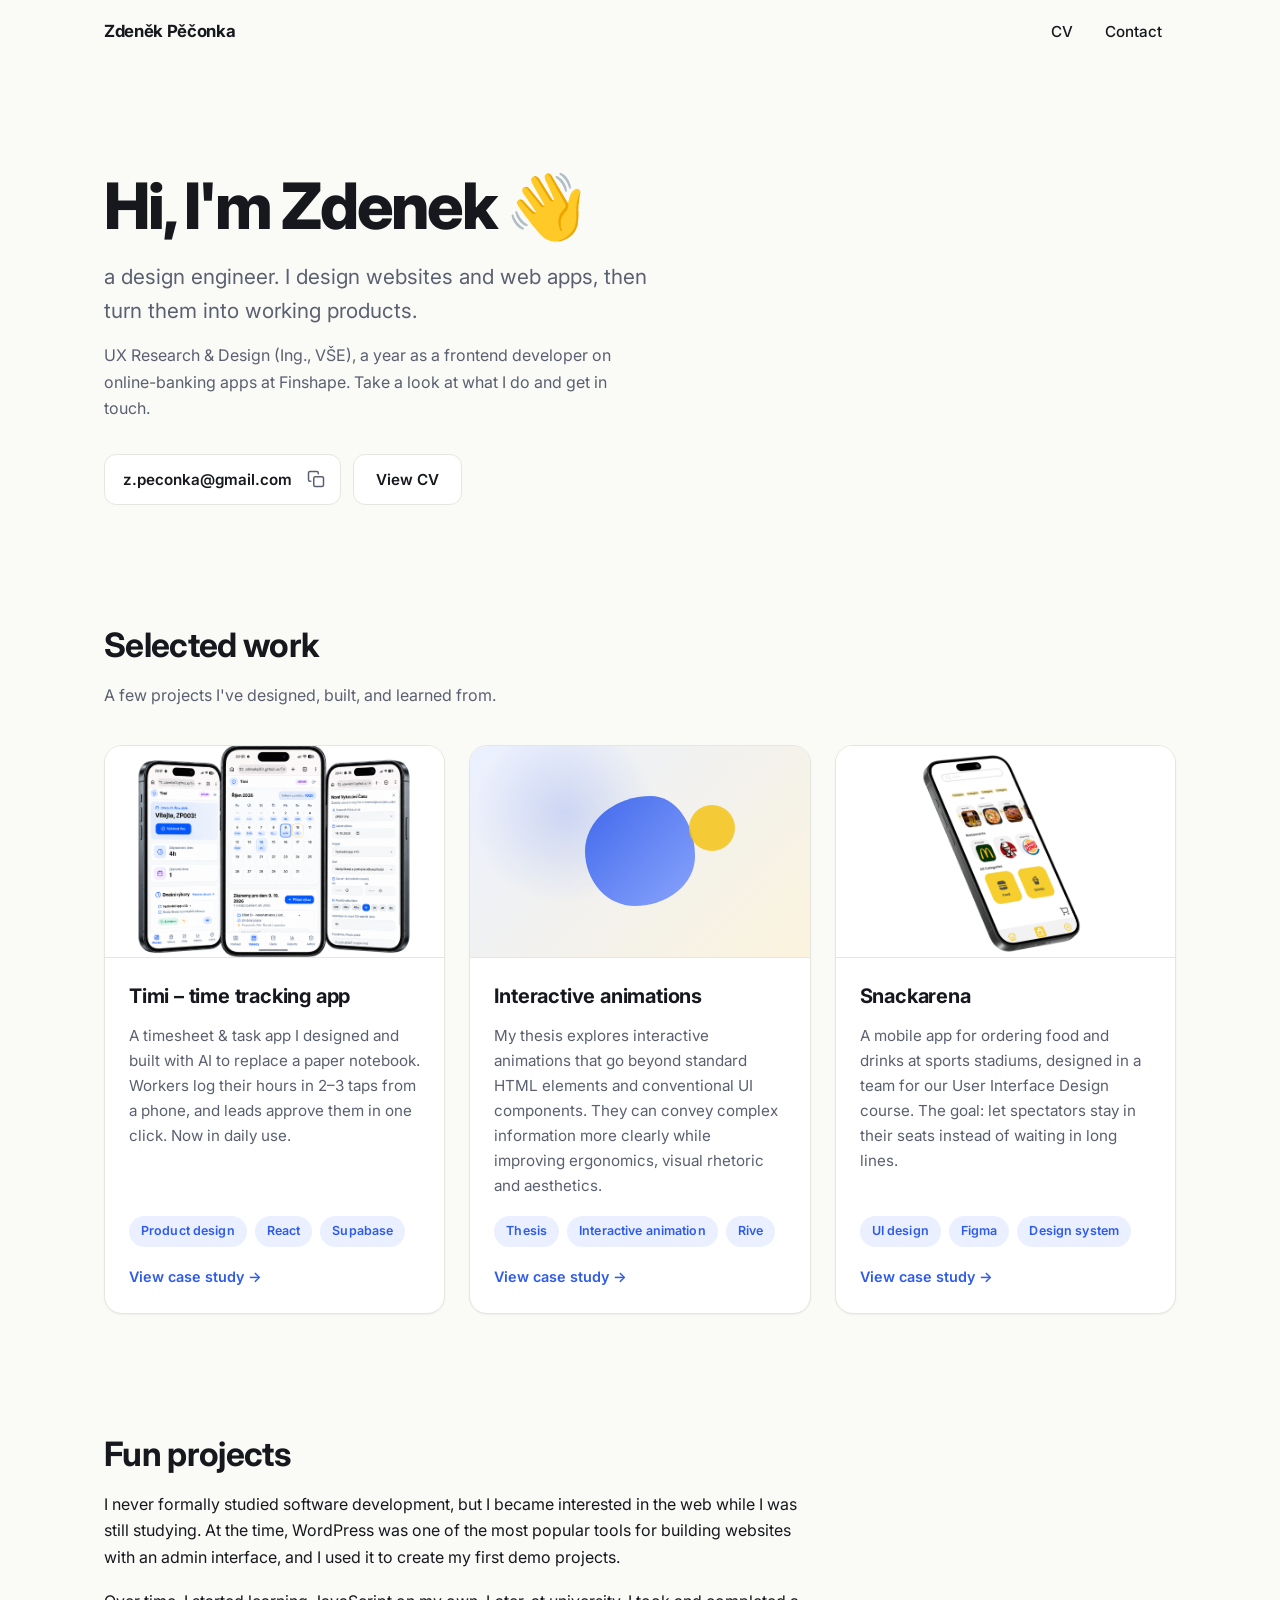
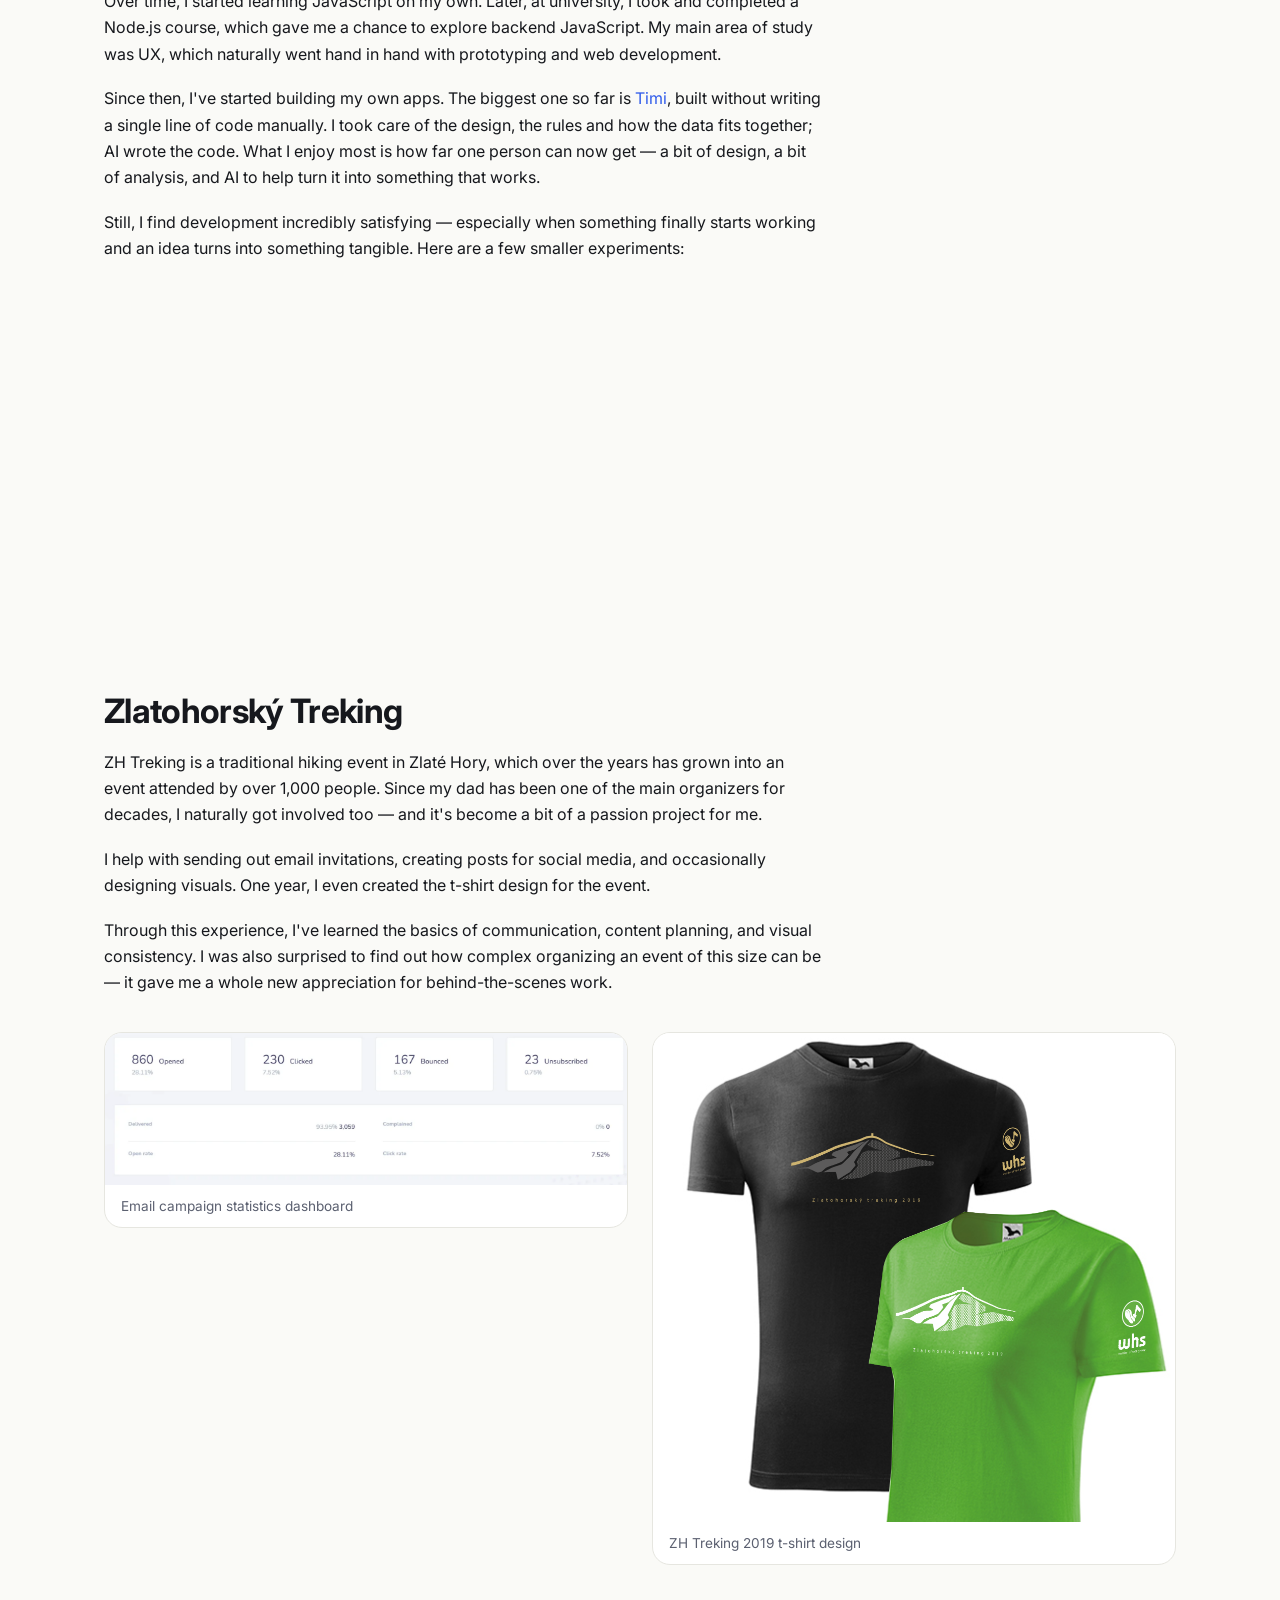
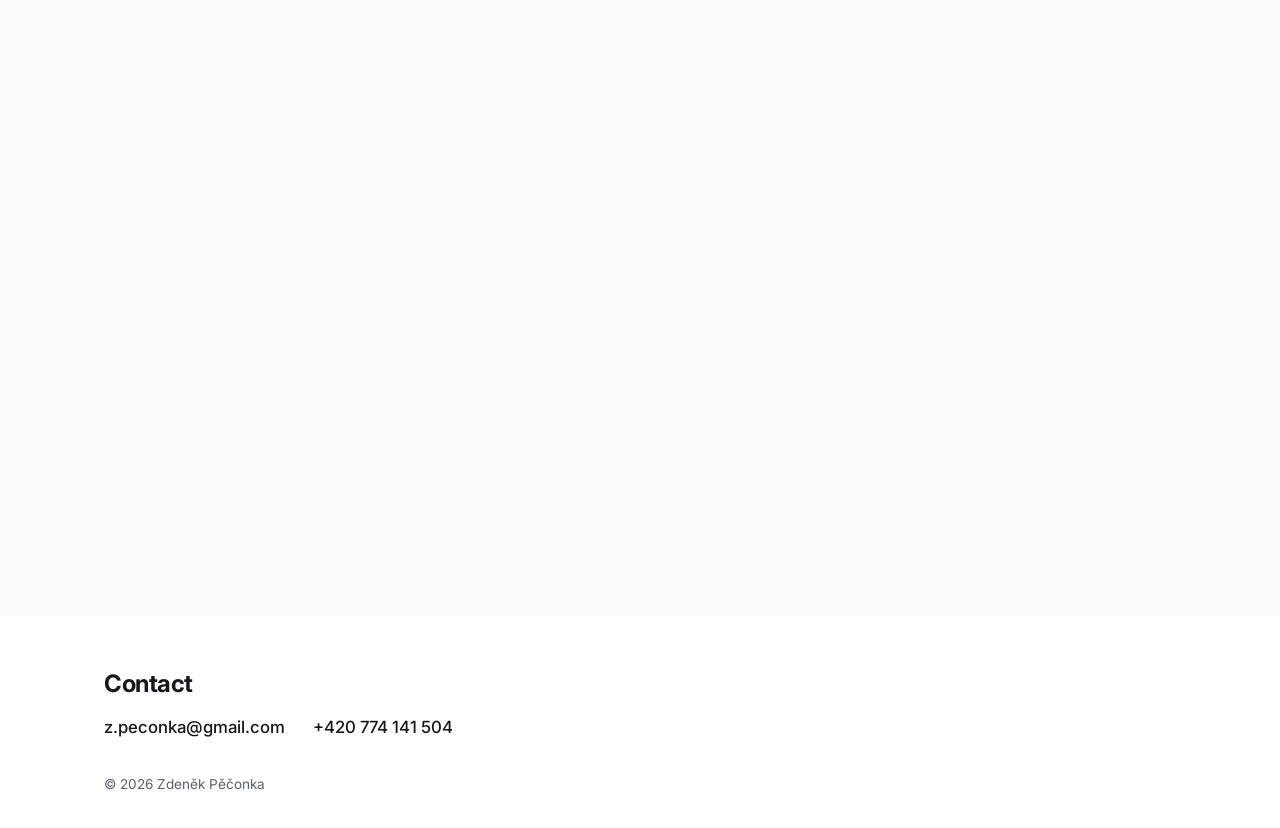
<file: index.html>
<!DOCTYPE html>
<html lang="en">
<head>
  <meta charset="utf-8">
  <meta name="viewport" content="width=device-width, initial-scale=1">
  <title>Zdeněk Pěčonka — Design Engineer</title>
  <meta name="description" content="Portfolio of Zdeněk Pěčonka, a design engineer — frontend developer with a UX background who designs websites and web apps and turns them into working products. Selected work, interactive animations, CV and contact.">
  <meta property="og:title" content="Zdeněk Pěčonka — Design Engineer">
  <meta property="og:description" content="Portfolio of Zdeněk Pěčonka, a design engineer — frontend developer with a UX background who designs websites and web apps and turns them into working products. Selected work, interactive animations, CV and contact.">
  <meta property="og:type" content="website">
  <link rel="icon" href="data:image/svg+xml,%3Csvg%20xmlns%3D%22http%3A%2F%2Fwww.w3.org%2F2000%2Fsvg%22%20viewBox%3D%220%200%2064%2064%22%3E%3Crect%20width%3D%2264%22%20height%3D%2264%22%20rx%3D%2214%22%20fill%3D%22%232f5bea%22%2F%3E%3Ctext%20x%3D%2232%22%20y%3D%2244%22%20font-family%3D%22Arial%2C%20Helvetica%2C%20sans-serif%22%20font-size%3D%2230%22%20font-weight%3D%22700%22%20fill%3D%22%23ffffff%22%20text-anchor%3D%22middle%22%3EZP%3C%2Ftext%3E%3C%2Fsvg%3E">
  <link rel="preconnect" href="https://fonts.googleapis.com">
  <link rel="preconnect" href="https://fonts.gstatic.com" crossorigin>
  <link href="https://fonts.googleapis.com/css2?family=Inter:wght@400;500;600;700;800&display=swap" rel="stylesheet">
  <link rel="stylesheet" href="assets/css/style.css">
  <script src="assets/js/main.js" defer></script>
</head>
<body>
  <a class="skip-link" href="#main">Skip to content</a>

  <header class="site-header">
    <div class="container header-inner">
      <a class="site-name" href="index.html">Zdeněk Pěčonka</a>
      <button class="nav-toggle" type="button" aria-expanded="false" aria-controls="site-nav" aria-label="Open menu">
        <svg class="icon-open" width="20" height="20" viewBox="0 0 20 20" fill="none" stroke="currentColor" stroke-width="2" stroke-linecap="round" aria-hidden="true"><path d="M3 5h14M3 10h14M3 15h14"/></svg>
        <svg class="icon-close" width="20" height="20" viewBox="0 0 20 20" fill="none" stroke="currentColor" stroke-width="2" stroke-linecap="round" aria-hidden="true"><path d="M5 5l10 10M15 5L5 15"/></svg>
      </button>
      <nav class="site-nav" id="site-nav" aria-label="Main">
        <ul>
          <li><a href="cv.html">CV</a></li>
          <li><a href="index.html#contact">Contact</a></li>
        </ul>
      </nav>
    </div>
  </header>

  <main id="main">
    <section class="hero">
      <div class="container">
        <h1 class="hero-title">Hi, I'm Zdenek 👋</h1>
        <p class="hero-sub">a design engineer. I design websites and web apps, then turn them into working products.</p>
        <p class="hero-note">UX Research &amp; Design (Ing., VŠE), a year as a frontend developer on online-banking apps at Finshape. Take a look at what I do and get in touch.</p>
        <div class="hero-actions">
          <div class="email-copy">
            <a class="email-copy-link" href="mailto:z.peconka@gmail.com">z.peconka@gmail.com</a>
            <button class="email-copy-btn" type="button" data-copy="z.peconka@gmail.com" aria-label="Copy email address" title="Copy email address">
              <svg class="icon-copy" width="18" height="18" viewBox="0 0 24 24" fill="none" stroke="currentColor" stroke-width="2" stroke-linecap="round" stroke-linejoin="round" aria-hidden="true"><rect x="9" y="9" width="13" height="13" rx="2"/><path d="M5 15H4a2 2 0 0 1-2-2V4a2 2 0 0 1 2-2h9a2 2 0 0 1 2 2v1"/></svg>
              <svg class="icon-check" width="18" height="18" viewBox="0 0 24 24" fill="none" stroke="currentColor" stroke-width="2" stroke-linecap="round" stroke-linejoin="round" aria-hidden="true"><path d="M20 6 9 17l-5-5"/></svg>
            </button>
            <span class="visually-hidden" role="status" aria-live="polite"></span>
          </div>
          <a class="btn btn-secondary" href="cv.html">View CV</a>
        </div>
      </div>
    </section>

    <section class="section" id="work">
      <div class="container">
        <h2 class="section-title">Selected work</h2>
        <p class="section-sub">A few projects I've designed, built, and learned from.</p>
        <div class="card-grid">
          <article class="card reveal">
            <a class="card-media" href="timi.html">
              <img src="assets/img/timi-hero.png" alt="Timi time tracking app on three phone screens" width="1024" height="1024">
            </a>
            <div class="card-body">
              <h3><a class="stretched-link" href="timi.html">Timi – time tracking app</a></h3>
              <p>A timesheet &amp; task app I designed and built with AI to replace a paper notebook. Workers log their hours in 2–3 taps from a phone, and leads approve them in one click. Now in daily use.</p>
              <ul class="tags">
                <li class="tag">Product design</li>
                <li class="tag">React</li>
                <li class="tag">Supabase</li>
              </ul>
              <span class="card-cta" aria-hidden="true">View case study →</span>
            </div>
          </article>

          <article class="card reveal">
            <a class="card-media placeholder" href="animations.html" aria-label="Interactive animations — decorative animated placeholder">
              <span class="orb" aria-hidden="true"></span>
              <span class="orb-two" aria-hidden="true"></span>
            </a>
            <div class="card-body">
              <h3><a class="stretched-link" href="animations.html">Interactive animations</a></h3>
              <p>My thesis explores interactive animations that go beyond standard HTML elements and conventional UI components. They can convey complex information more clearly while improving ergonomics, visual rhetoric and aesthetics.</p>
              <ul class="tags">
                <li class="tag">Thesis</li>
                <li class="tag">Interactive animation</li>
                <li class="tag">Rive</li>
              </ul>
              <span class="card-cta" aria-hidden="true">View case study →</span>
            </div>
          </article>

          <article class="card reveal">
            <a class="card-media" href="snackarena.html">
              <img src="assets/img/snackarena-hero.png" alt="Snackarena food ordering app on a phone mockup" width="1501" height="1126">
            </a>
            <div class="card-body">
              <h3><a class="stretched-link" href="snackarena.html">Snackarena</a></h3>
              <p>A mobile app for ordering food and drinks at sports stadiums, designed in a team for our User Interface Design course. The goal: let spectators stay in their seats instead of waiting in long lines.</p>
              <ul class="tags">
                <li class="tag">UI design</li>
                <li class="tag">Figma</li>
                <li class="tag">Design system</li>
              </ul>
              <span class="card-cta" aria-hidden="true">View case study →</span>
            </div>
          </article>
        </div>
      </div>
    </section>

    <section class="section">
      <div class="container">
        <h2 class="section-title">Fun projects</h2>
        <div class="prose">
          <p>I never formally studied software development, but I became interested in the web while I was still studying. At the time, WordPress was one of the most popular tools for building websites with an admin interface, and I used it to create my first demo projects.</p>
          <p>Over time, I started learning JavaScript on my own. Later, at university, I took and completed a Node.js course, which gave me a chance to explore backend JavaScript. My main area of study was UX, which naturally went hand in hand with prototyping and web development.</p>
          <p>Since then, I've started building my own apps. The biggest one so far is <a href="timi.html">Timi</a>, built without writing a single line of code manually. I took care of the design, the rules and how the data fits together; AI wrote the code. What I enjoy most is how far one person can now get — a bit of design, a bit of analysis, and AI to help turn it into something that works.</p>
          <p>Still, I find development incredibly satisfying — especially when something finally starts working and an idea turns into something tangible. Here are a few smaller experiments:</p>
        </div>

        <div class="card-grid" style="margin-top: 28px;">
          <article class="card reveal">
            <div class="card-body">
              <h3><a class="stretched-link" href="https://zdenekp03.github.io/QRGen/" target="_blank" rel="noopener">QR Studio</a></h3>
              <p>My first vibe-coding experiment: a QR code generator and scanner built with AI in Antigravity, without writing a single line of code myself. It still needs some polish, but it works.</p>
              <ul class="tags">
                <li class="tag">Vibe coding</li>
                <li class="tag">Antigravity</li>
              </ul>
              <span class="card-cta" aria-hidden="true">Open app ↗</span>
            </div>
          </article>

          <article class="card reveal">
            <div class="card-body">
              <h3><a class="stretched-link" href="https://zdenekp03.github.io/sound/" target="_blank" rel="noopener">Noise generator</a></h3>
              <p>A school project born from my trouble falling asleep: a noise generator with a sleep timer. The main challenges were generating audio with the Web Audio API and building a custom interactive timer.</p>
              <ul class="tags">
                <li class="tag">School project</li>
                <li class="tag">Web Audio API</li>
                <li class="tag">Custom UI</li>
              </ul>
              <span class="card-cta" aria-hidden="true">Open app ↗</span>
            </div>
          </article>
        </div>
      </div>
    </section>

    <section class="section" id="about">
      <div class="container">
        <h2 class="section-title">Zlatohorský Treking</h2>
        <div class="prose">
          <p>ZH Treking is a traditional hiking event in Zlaté Hory, which over the years has grown into an event attended by over 1,000 people. Since my dad has been one of the main organizers for decades, I naturally got involved too — and it's become a bit of a passion project for me.</p>
          <p>I help with sending out email invitations, creating posts for social media, and occasionally designing visuals. One year, I even created the t-shirt design for the event.</p>
          <p>Through this experience, I've learned the basics of communication, content planning, and visual consistency. I was also surprised to find out how complex organizing an event of this size can be — it gave me a whole new appreciation for behind-the-scenes work.</p>
        </div>
        <div class="media-grid">
          <figure>
            <img src="assets/img/treking-1.png" alt="Email campaign statistics dashboard for Zlatohorský Treking" width="1502" height="438" loading="lazy">
            <figcaption>Email campaign statistics dashboard</figcaption>
          </figure>
          <figure>
            <img src="assets/img/treking-2.png" alt="ZH Treking 2019 t-shirt design" width="2048" height="1919" loading="lazy">
            <figcaption>ZH Treking 2019 t-shirt design</figcaption>
          </figure>
        </div>
      </div>
    </section>

    <section class="section">
      <div class="container">
        <div class="card experience-card reveal">
          <div class="experience-head">
            <h2 class="section-title">Experience</h2>
          </div>
          <div class="experience-item">
            <h3>Finshape</h3>
            <p class="meta">Frontend Developer · June 2025 – June 2026</p>
          </div>
          <div class="experience-item">
            <h3>Zlatohorský Treking</h3>
            <p class="meta">Co-organizer · Since 2020</p>
          </div>
          <ul class="education-list">
            <li><strong>University of Economics and Business, Prague (VŠE)</strong> — UX Research &amp; Design, Master's degree, 2023 – 2026</li>
            <li><strong>Newton University, Prague</strong> — Digital Marketing, Bachelor's degree, 2020 – 2023</li>
            <li><strong>Secondary Technical School of Electrical Engineering, Olomouc</strong> — Technical Lyceum, 2016 – 2020</li>
          </ul>
          <p style="margin: 20px 0 0;"><a class="stretched-link" href="cv.html">See full CV →</a></p>
        </div>
      </div>
    </section>
  </main>

  <footer class="site-footer" id="contact">
    <div class="container">
      <h2>Contact</h2>
      <div class="contact-links">
        <a href="mailto:z.peconka@gmail.com">z.peconka@gmail.com</a>
        <a href="tel:+420774141504">+420 774 141 504</a>
      </div>
      <p class="footer-copy">© <span id="year">2026</span> Zdeněk Pěčonka</p>
    </div>
  </footer>
</body>
</html>
</file>
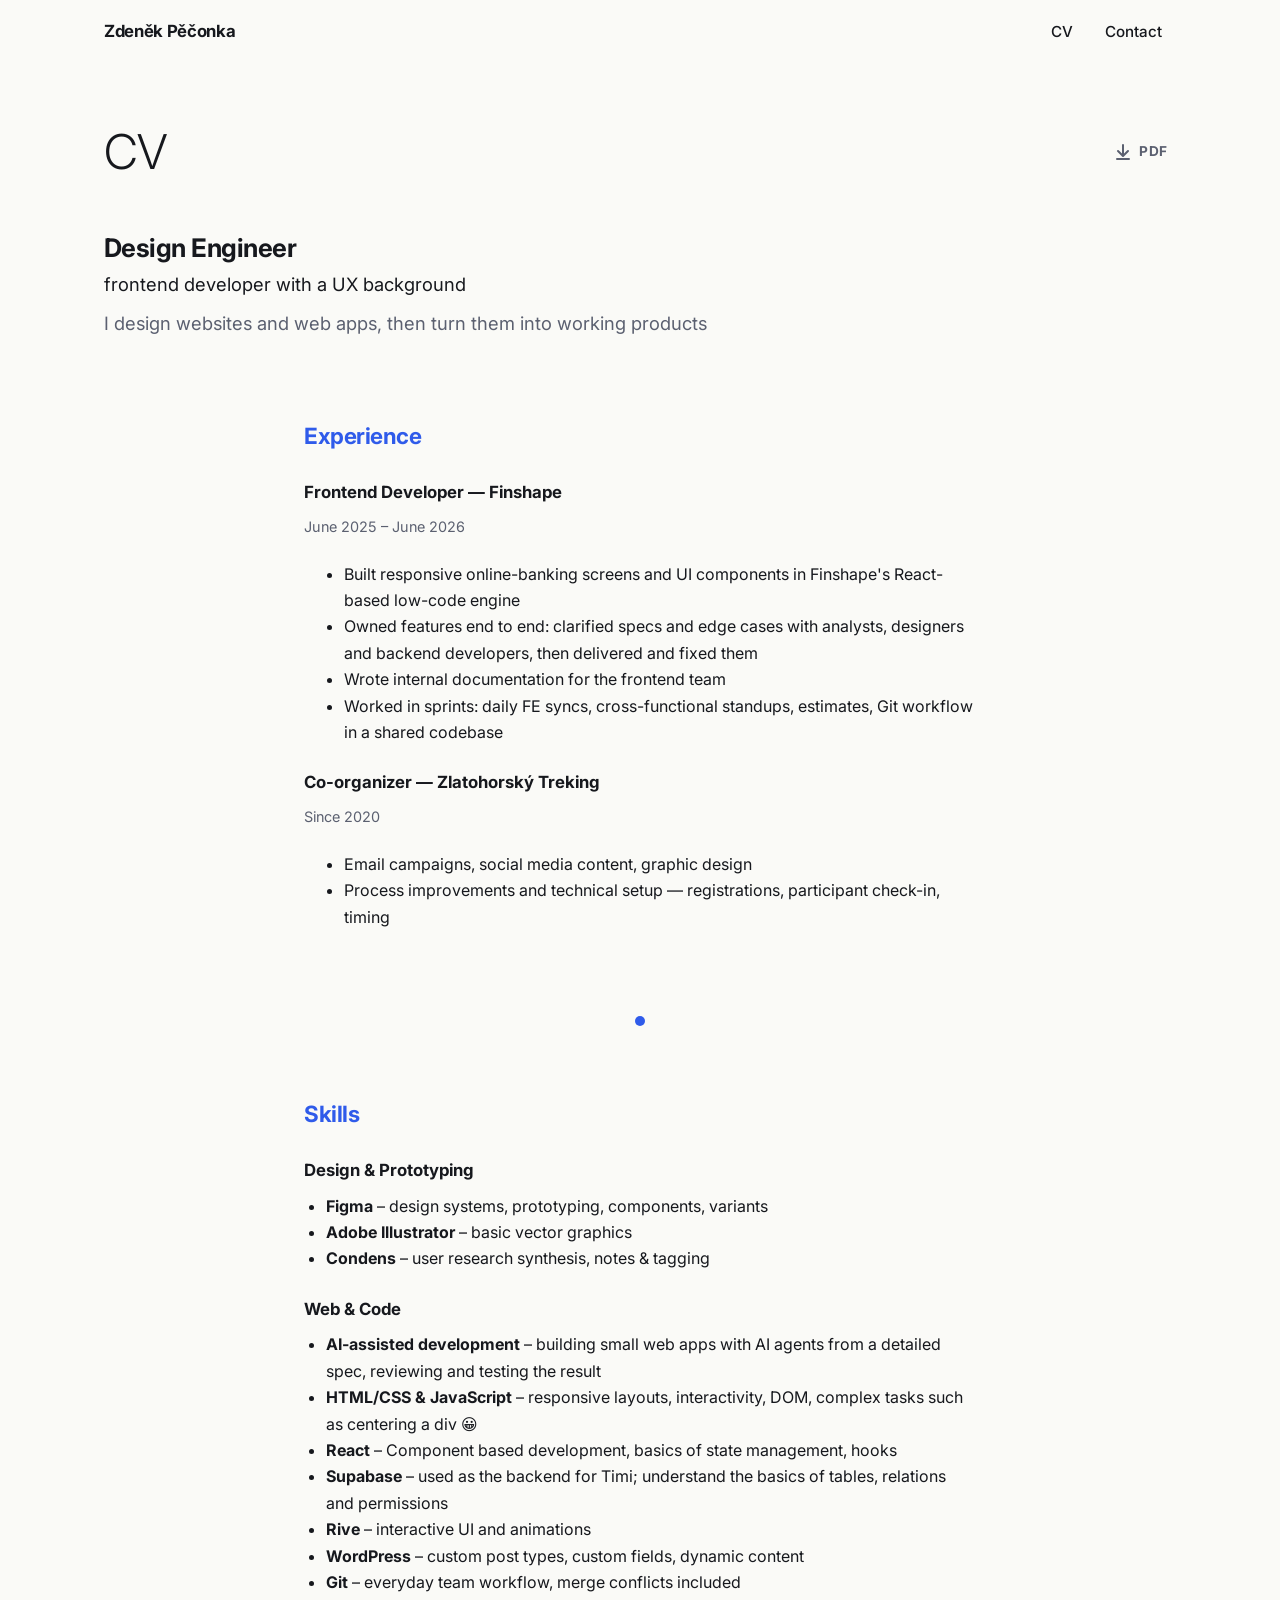
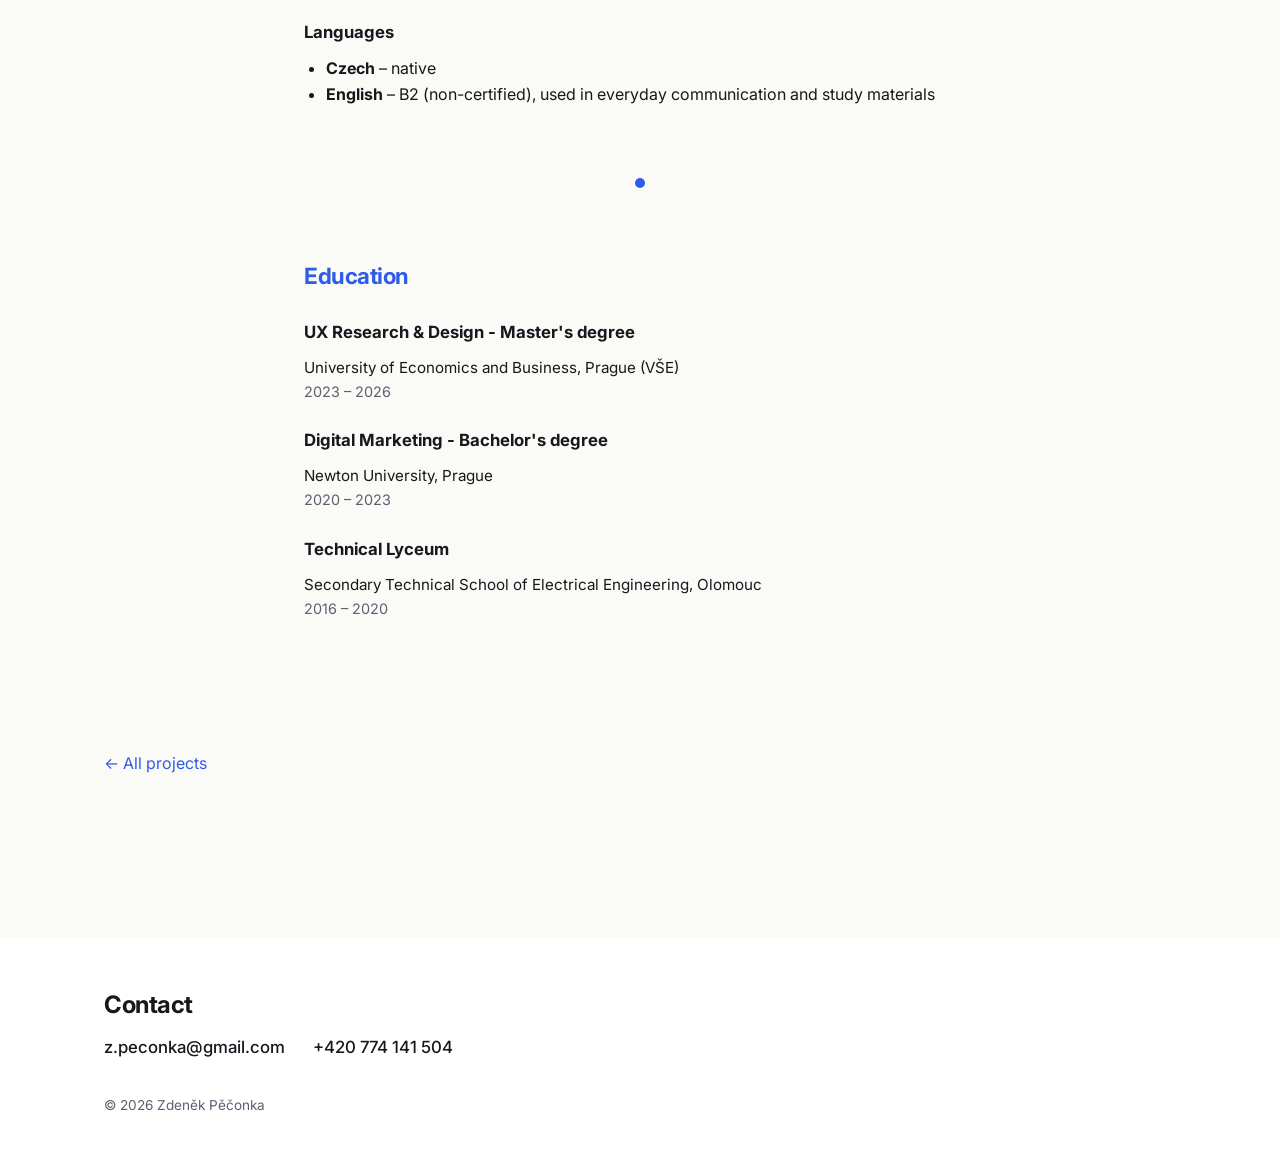
<file: cv.html>
<!DOCTYPE html>
<html lang="en">
<head>
  <meta charset="utf-8">
  <meta name="viewport" content="width=device-width, initial-scale=1">
  <title>CV — Zdeněk Pěčonka</title>
  <meta name="description" content="CV of Zdeněk Pěčonka — education, work experience at Finshape, and skills in design, prototyping and web development.">
  <meta property="og:title" content="CV — Zdeněk Pěčonka">
  <meta property="og:description" content="CV of Zdeněk Pěčonka — education, work experience at Finshape, and skills in design, prototyping and web development.">
  <meta property="og:type" content="website">
  <link rel="icon" href="data:image/svg+xml,%3Csvg%20xmlns%3D%22http%3A%2F%2Fwww.w3.org%2F2000%2Fsvg%22%20viewBox%3D%220%200%2064%2064%22%3E%3Crect%20width%3D%2264%22%20height%3D%2264%22%20rx%3D%2214%22%20fill%3D%22%232f5bea%22%2F%3E%3Ctext%20x%3D%2232%22%20y%3D%2244%22%20font-family%3D%22Arial%2C%20Helvetica%2C%20sans-serif%22%20font-size%3D%2230%22%20font-weight%3D%22700%22%20fill%3D%22%23ffffff%22%20text-anchor%3D%22middle%22%3EZP%3C%2Ftext%3E%3C%2Fsvg%3E">
  <link rel="preconnect" href="https://fonts.googleapis.com">
  <link rel="preconnect" href="https://fonts.gstatic.com" crossorigin>
  <link href="https://fonts.googleapis.com/css2?family=Inter:wght@300;400;500;600;700;800&display=swap" rel="stylesheet">
  <link rel="stylesheet" href="assets/css/style.css">
  <script src="assets/js/main.js" defer></script>
</head>
<body>
  <a class="skip-link" href="#main">Skip to content</a>

  <header class="site-header">
    <div class="container header-inner">
      <a class="site-name" href="index.html">Zdeněk Pěčonka</a>
      <button class="nav-toggle" type="button" aria-expanded="false" aria-controls="site-nav" aria-label="Open menu">
        <svg class="icon-open" width="20" height="20" viewBox="0 0 20 20" fill="none" stroke="currentColor" stroke-width="2" stroke-linecap="round" aria-hidden="true"><path d="M3 5h14M3 10h14M3 15h14"/></svg>
        <svg class="icon-close" width="20" height="20" viewBox="0 0 20 20" fill="none" stroke="currentColor" stroke-width="2" stroke-linecap="round" aria-hidden="true"><path d="M5 5l10 10M15 5L5 15"/></svg>
      </button>
      <nav class="site-nav" id="site-nav" aria-label="Main">
        <ul>
          <li><a href="cv.html">CV</a></li>
          <li><a href="index.html#contact">Contact</a></li>
        </ul>
      </nav>
    </div>
  </header>

  <main id="main">
    <article class="case">
      <div class="container case-head">
        <div class="cv-head">
          <h1>CV</h1>
          <a class="cv-download" href="assets/cv/zdenek-peconka-cv.pdf" download aria-label="Download CV as PDF" title="Download CV (PDF)">
            <svg width="20" height="20" viewBox="0 0 20 20" fill="none" stroke="currentColor" stroke-width="2" stroke-linecap="round" stroke-linejoin="round" aria-hidden="true"><path d="M10 3v10M5 9l5 5 5-5M4 17h12"/></svg>
            <span aria-hidden="true">PDF</span>
          </a>
        </div>
        <p class="lead cv-title"><strong>Design Engineer</strong> <br>frontend developer with a UX background</p>
        <p class="case-tagline">I design websites and web apps, then turn them into working products </p>
      </div>

      <div class="container cv">        

        <section class="cv-section">
          <h2>Experience</h2>
          <div class="cv-item">
            <h3>Frontend Developer — Finshape</h3>
            <p class="cv-dates">June 2025 – June 2026</p>
          </div>
          <ul>
            <li>Built responsive online-banking screens and UI components in Finshape's React-based low-code engine</li>
            <li>Owned features end to end: clarified specs and edge cases with analysts, designers and backend developers, then delivered and fixed them</li>
            <li>Wrote internal documentation for the frontend team</li>
            <li>Worked in sprints: daily FE syncs, cross-functional standups, estimates, Git workflow in a shared codebase</li>
          </ul>

          <div class="cv-item">
            <h3>Co-organizer — Zlatohorský Treking </h3>
            <p class="cv-dates">Since 2020</p>
          </div>
          <ul>
            <li>Email campaigns, social media content, graphic design
</li>
            <li>Process improvements and technical setup — registrations, participant check-in, timing</li>
          </ul>
        </section>

        <div class="divider" aria-hidden="true"></div>

        <section class="cv-section">
          <h2>Skills</h2>
          <h3>Design &amp; Prototyping</h3>
          <ul class="skill-list">
            <li><strong>Figma</strong> – design systems, prototyping, components, variants</li>
            <li><strong>Adobe Illustrator</strong> – basic vector graphics</li>
            <li><strong>Condens</strong> – user research synthesis, notes &amp; tagging</li>
          </ul>
          <h3>Web &amp; Code</h3>
          <ul class="skill-list">
            <li><strong>AI-assisted development</strong> – building small web apps with AI agents from a detailed spec, reviewing and testing the result</li>
            <li><strong>HTML/CSS &amp; JavaScript</strong> – responsive layouts, interactivity, DOM, complex tasks such as centering a div 😀</li>
            <li><strong>React</strong> – Component based development, basics of state management, hooks</li>
            <li><strong>Supabase</strong> – used as the backend for Timi; understand the basics of tables, relations and permissions</li>
            <li><strong>Rive</strong> – interactive UI and animations</li>
            <li><strong>WordPress</strong> – custom post types, custom fields, dynamic content</li>
            <li><strong>Git</strong> – everyday team workflow, merge conflicts included</li>
          </ul>
          <h3>Languages</h3>
          <ul class="skill-list">
            <li><strong>Czech</strong> – native</li>
            <li><strong>English</strong> – B2 (non-certified), used in everyday communication and study materials</li>
          </ul>
        </section>

        <div class="divider" aria-hidden="true"></div>

        <section class="cv-section">
          <h2>Education</h2>
          <div class="cv-item">
            <h3>UX Research &amp; Design - Master's degree</h3>
            <p class="cv-school">University of Economics and Business, Prague (VŠE)</p>
            <p class="cv-dates">2023 – 2026</p>
          </div>
          <div class="cv-item">
            <h3>Digital Marketing - Bachelor's degree</h3>
            <p class="cv-school">Newton University, Prague</p>
            <p class="cv-dates">2020 – 2023</p>
          </div>
          <div class="cv-item">
            <h3>Technical Lyceum</h3>
            <p class="cv-school">Secondary Technical School of Electrical Engineering, Olomouc</p>
            <p class="cv-dates">2016 – 2020</p>
          </div>
        </section>
      </div>

      <div class="container">
        <div class="case-nav">
          <a href="index.html#work">← All projects</a>
        </div>
      </div>
    </article>
  </main>

  <footer class="site-footer" id="contact">
    <div class="container">
      <h2>Contact</h2>
      <div class="contact-links">
        <a href="mailto:z.peconka@gmail.com">z.peconka@gmail.com</a>
        <a href="tel:+420774141504">+420 774 141 504</a>
      </div>
      <p class="footer-copy">© <span id="year">2026</span> Zdeněk Pěčonka</p>
    </div>
  </footer>
</body>
</html>
</file>
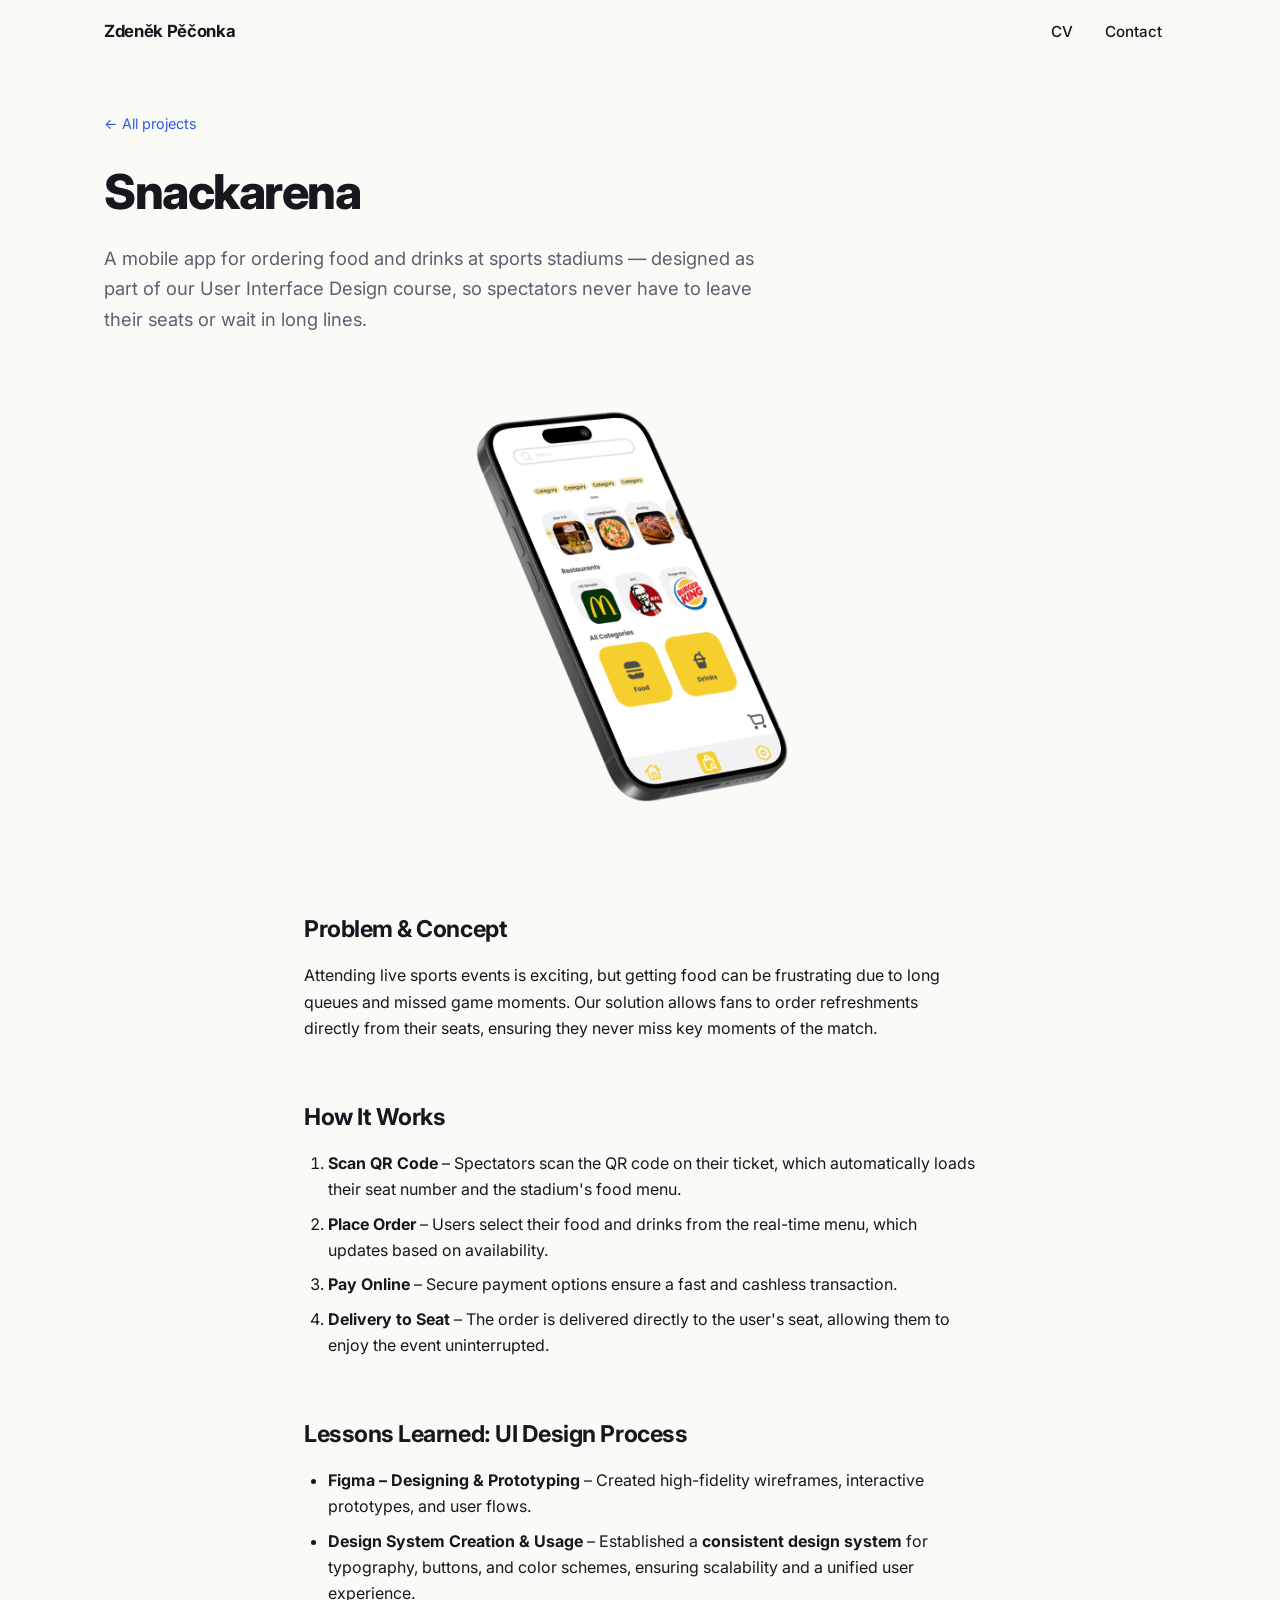
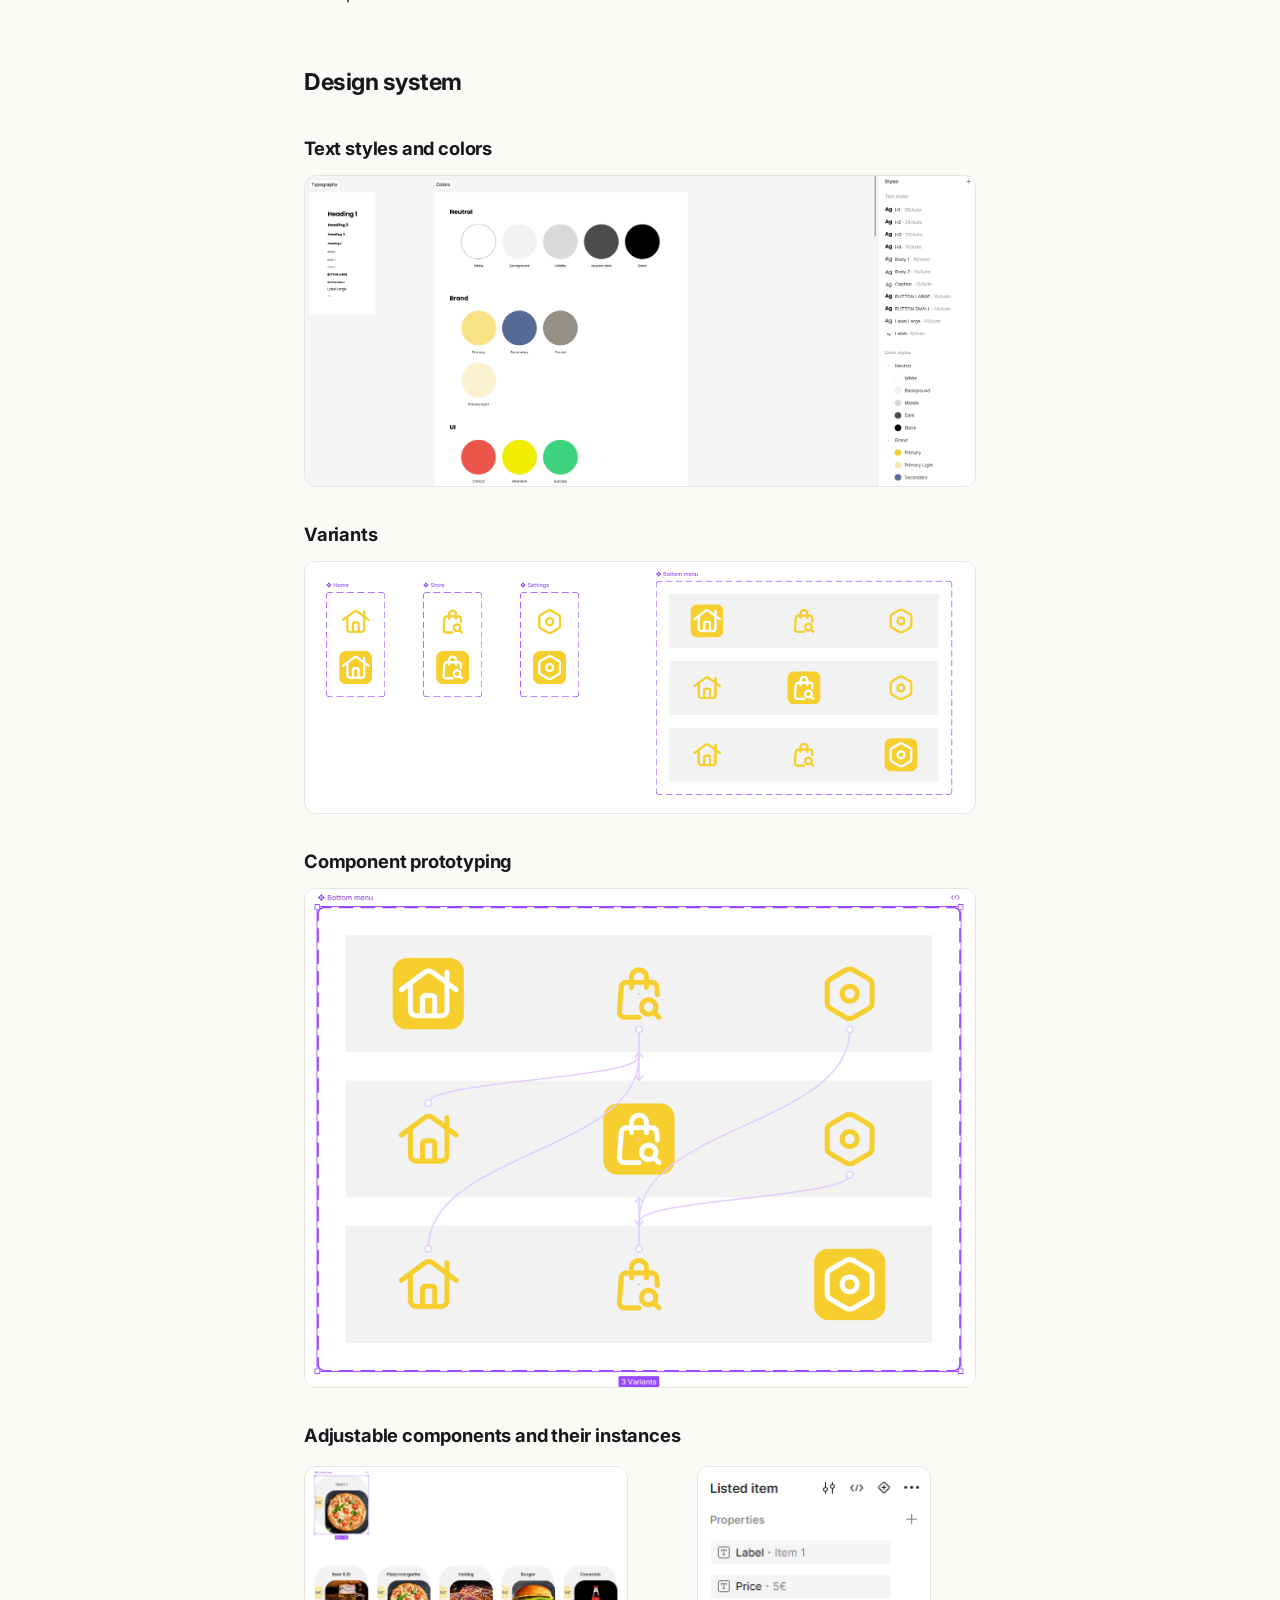
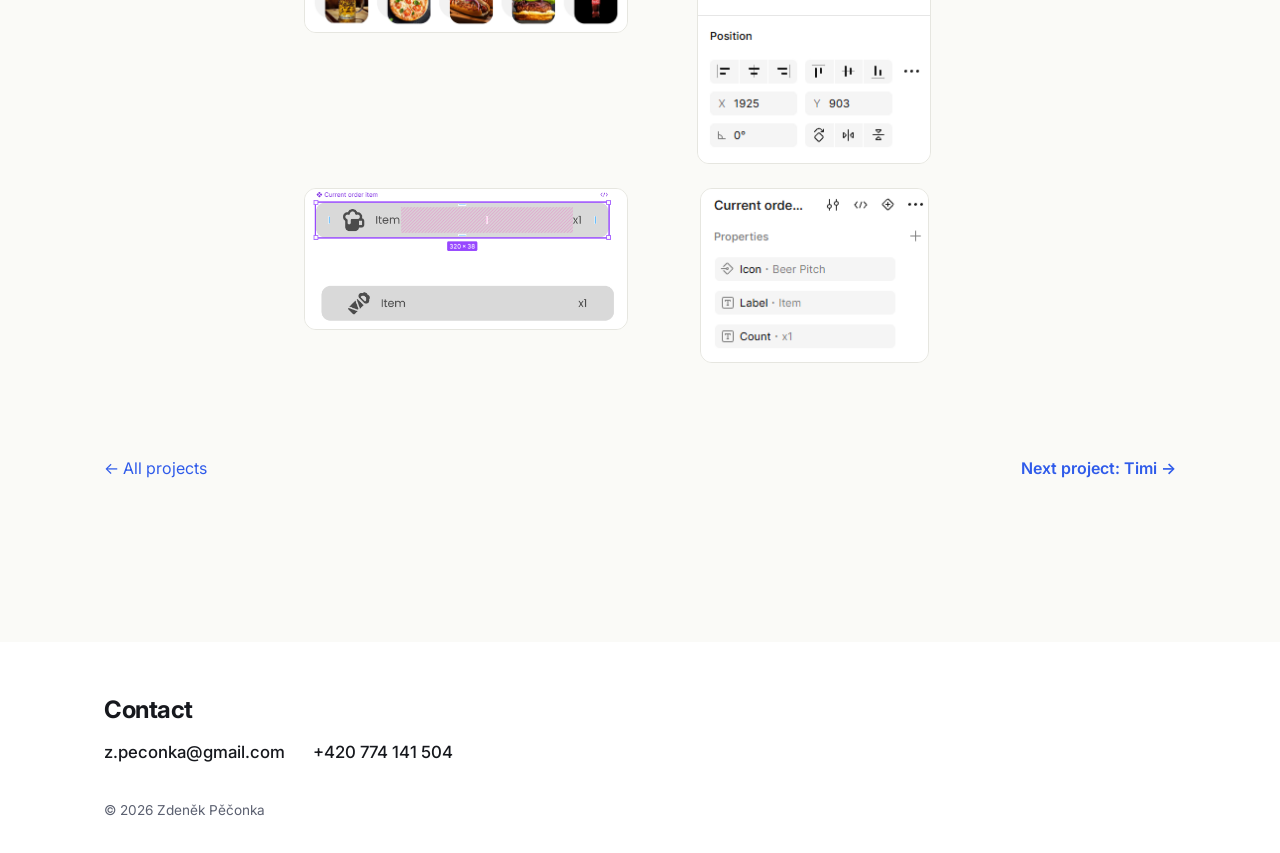
<file: snackarena.html>
<!DOCTYPE html>
<html lang="en">
<head>
  <meta charset="utf-8">
  <meta name="viewport" content="width=device-width, initial-scale=1">
  <title>Snackarena — Zdeněk Pěčonka</title>
  <meta name="description" content="Snackarena — UI design case study for a mobile app that lets fans order food and drinks at sports stadiums directly from their seats.">
  <meta property="og:title" content="Snackarena — Zdeněk Pěčonka">
  <meta property="og:description" content="Snackarena — UI design case study for a mobile app that lets fans order food and drinks at sports stadiums directly from their seats.">
  <meta property="og:type" content="website">
  <link rel="icon" href="data:image/svg+xml,%3Csvg%20xmlns%3D%22http%3A%2F%2Fwww.w3.org%2F2000%2Fsvg%22%20viewBox%3D%220%200%2064%2064%22%3E%3Crect%20width%3D%2264%22%20height%3D%2264%22%20rx%3D%2214%22%20fill%3D%22%232f5bea%22%2F%3E%3Ctext%20x%3D%2232%22%20y%3D%2244%22%20font-family%3D%22Arial%2C%20Helvetica%2C%20sans-serif%22%20font-size%3D%2230%22%20font-weight%3D%22700%22%20fill%3D%22%23ffffff%22%20text-anchor%3D%22middle%22%3EZP%3C%2Ftext%3E%3C%2Fsvg%3E">
  <link rel="preconnect" href="https://fonts.googleapis.com">
  <link rel="preconnect" href="https://fonts.gstatic.com" crossorigin>
  <link href="https://fonts.googleapis.com/css2?family=Inter:wght@400;500;600;700;800&display=swap" rel="stylesheet">
  <link rel="stylesheet" href="assets/css/style.css">
  <script src="assets/js/main.js" defer></script>
</head>
<body class="page-snackarena">
  <a class="skip-link" href="#main">Skip to content</a>

  <header class="site-header">
    <div class="container header-inner">
      <a class="site-name" href="index.html">Zdeněk Pěčonka</a>
      <button class="nav-toggle" type="button" aria-expanded="false" aria-controls="site-nav" aria-label="Open menu">
        <svg class="icon-open" width="20" height="20" viewBox="0 0 20 20" fill="none" stroke="currentColor" stroke-width="2" stroke-linecap="round" aria-hidden="true"><path d="M3 5h14M3 10h14M3 15h14"/></svg>
        <svg class="icon-close" width="20" height="20" viewBox="0 0 20 20" fill="none" stroke="currentColor" stroke-width="2" stroke-linecap="round" aria-hidden="true"><path d="M5 5l10 10M15 5L5 15"/></svg>
      </button>
      <nav class="site-nav" id="site-nav" aria-label="Main">
        <ul>
          <li><a href="cv.html">CV</a></li>
          <li><a href="index.html#contact">Contact</a></li>
        </ul>
      </nav>
    </div>
  </header>

  <main id="main">
    <article class="case">
      <div class="container case-head">
        <p class="breadcrumb"><a href="index.html#work">← All projects</a></p>
        <h1>Snackarena</h1>
        <p class="case-tagline">A mobile app for ordering food and drinks at sports stadiums — designed as part of our User Interface Design course, so spectators never have to leave their seats or wait in long lines.</p>
      </div>

      <div class="container ">

      </div>

      <div class="container case-body">
        <img src="assets/img/snackarena-hero.png" alt="Snackarena food ordering app on a phone mockup" width="1501" height="1126">


        <section>
          <h2>Problem &amp; Concept</h2>
          <p>Attending live sports events is exciting, but getting food can be frustrating due to long queues and missed game moments. Our solution allows fans to order refreshments directly from their seats, ensuring they never miss key moments of the match.</p>
        </section>

        <section>
          <h2>How It Works</h2>
          <ol>
            <li><strong>Scan QR Code</strong> – Spectators scan the QR code on their ticket, which automatically loads their seat number and the stadium's food menu.</li>
            <li><strong>Place Order</strong> – Users select their food and drinks from the real-time menu, which updates based on availability.</li>
            <li><strong>Pay Online</strong> – Secure payment options ensure a fast and cashless transaction.</li>
            <li><strong>Delivery to Seat</strong> – The order is delivered directly to the user's seat, allowing them to enjoy the event uninterrupted.</li>
          </ol>
        </section>

        <section>
          <h2>Lessons Learned: UI Design Process</h2>
          <ul>
            <li><strong>Figma – Designing &amp; Prototyping</strong> – Created high-fidelity wireframes, interactive prototypes, and user flows.</li>
            <li><strong>Design System Creation &amp; Usage</strong> – Established a <strong>consistent design system</strong> for typography, buttons, and color schemes, ensuring scalability and a unified user experience.</li>
          </ul>
        </section>

        <section>
          <h2>Design system</h2>

          <h3>Text styles and colors</h3>
          <a href="assets/img/snack-text-colors.png" target="_blank" rel="noopener" title="Open image in a new tab">
            <img class="ds-img" src="assets/img/snack-text-colors.png" alt="Text styles and colors — typography and color tokens of the Snackarena design system" width="1626" height="751" loading="lazy">
          </a>

          <h3>Variants</h3>
          <a href="assets/img/snack-variants.png" target="_blank" rel="noopener" title="Open image in a new tab">
            <img class="ds-img" src="assets/img/snack-variants.png" alt="Variants — button and input variants of the Snackarena design system" width="1339" height="501" loading="lazy">
          </a>

          <h3>Component prototyping</h3>
          <a href="assets/img/snack-prototyping.png" target="_blank" rel="noopener" title="Open image in a new tab">
            <img class="ds-img" src="assets/img/snack-prototyping.png" alt="Component prototyping — interactive prototype of a Snackarena component" width="1018" height="756" loading="lazy">
          </a>

          <h3>Adjustable components and their instances</h3>
          <div class="comp-grid">
            <figure>
              <a href="assets/img/snack-comp-1.png" target="_blank" rel="noopener" title="Open image in a new tab">
                <img src="assets/img/snack-comp-1.png" alt="Adjustable component and its instances, example 1" width="1323" height="676" loading="lazy">
              </a>
            </figure>
            <figure>
              <a href="assets/img/snack-comp-2.png" target="_blank" rel="noopener" title="Open image in a new tab">
                <img src="assets/img/snack-comp-2.png" alt="Adjustable component and its instances, example 2" width="234" height="298" loading="lazy">
              </a>
            </figure>
            <figure>
              <a href="assets/img/snack-comp-3.png" target="_blank" rel="noopener" title="Open image in a new tab">
                <img src="assets/img/snack-comp-3.png" alt="Adjustable component and its instances, example 3" width="578" height="251" loading="lazy">
              </a>
            </figure>
            <figure>
              <a href="assets/img/snack-comp-4.png" target="_blank" rel="noopener" title="Open image in a new tab">
                <img src="assets/img/snack-comp-4.png" alt="Adjustable component and its instances, example 4" width="229" height="175" loading="lazy">
              </a>
            </figure>
          </div>
        </section>
      </div>

      <div class="container">
        <div class="case-nav">
          <a href="index.html#work">← All projects</a>
          <a class="next-project" href="timi.html">Next project: Timi →</a>
        </div>
      </div>
    </article>
  </main>

  <footer class="site-footer" id="contact">
    <div class="container">
      <h2>Contact</h2>
      <div class="contact-links">
        <a href="mailto:z.peconka@gmail.com">z.peconka@gmail.com</a>
        <a href="tel:+420774141504">+420 774 141 504</a>
      </div>
      <p class="footer-copy">© <span id="year">2026</span> Zdeněk Pěčonka</p>
    </div>
  </footer>
</body>
</html>
</file>
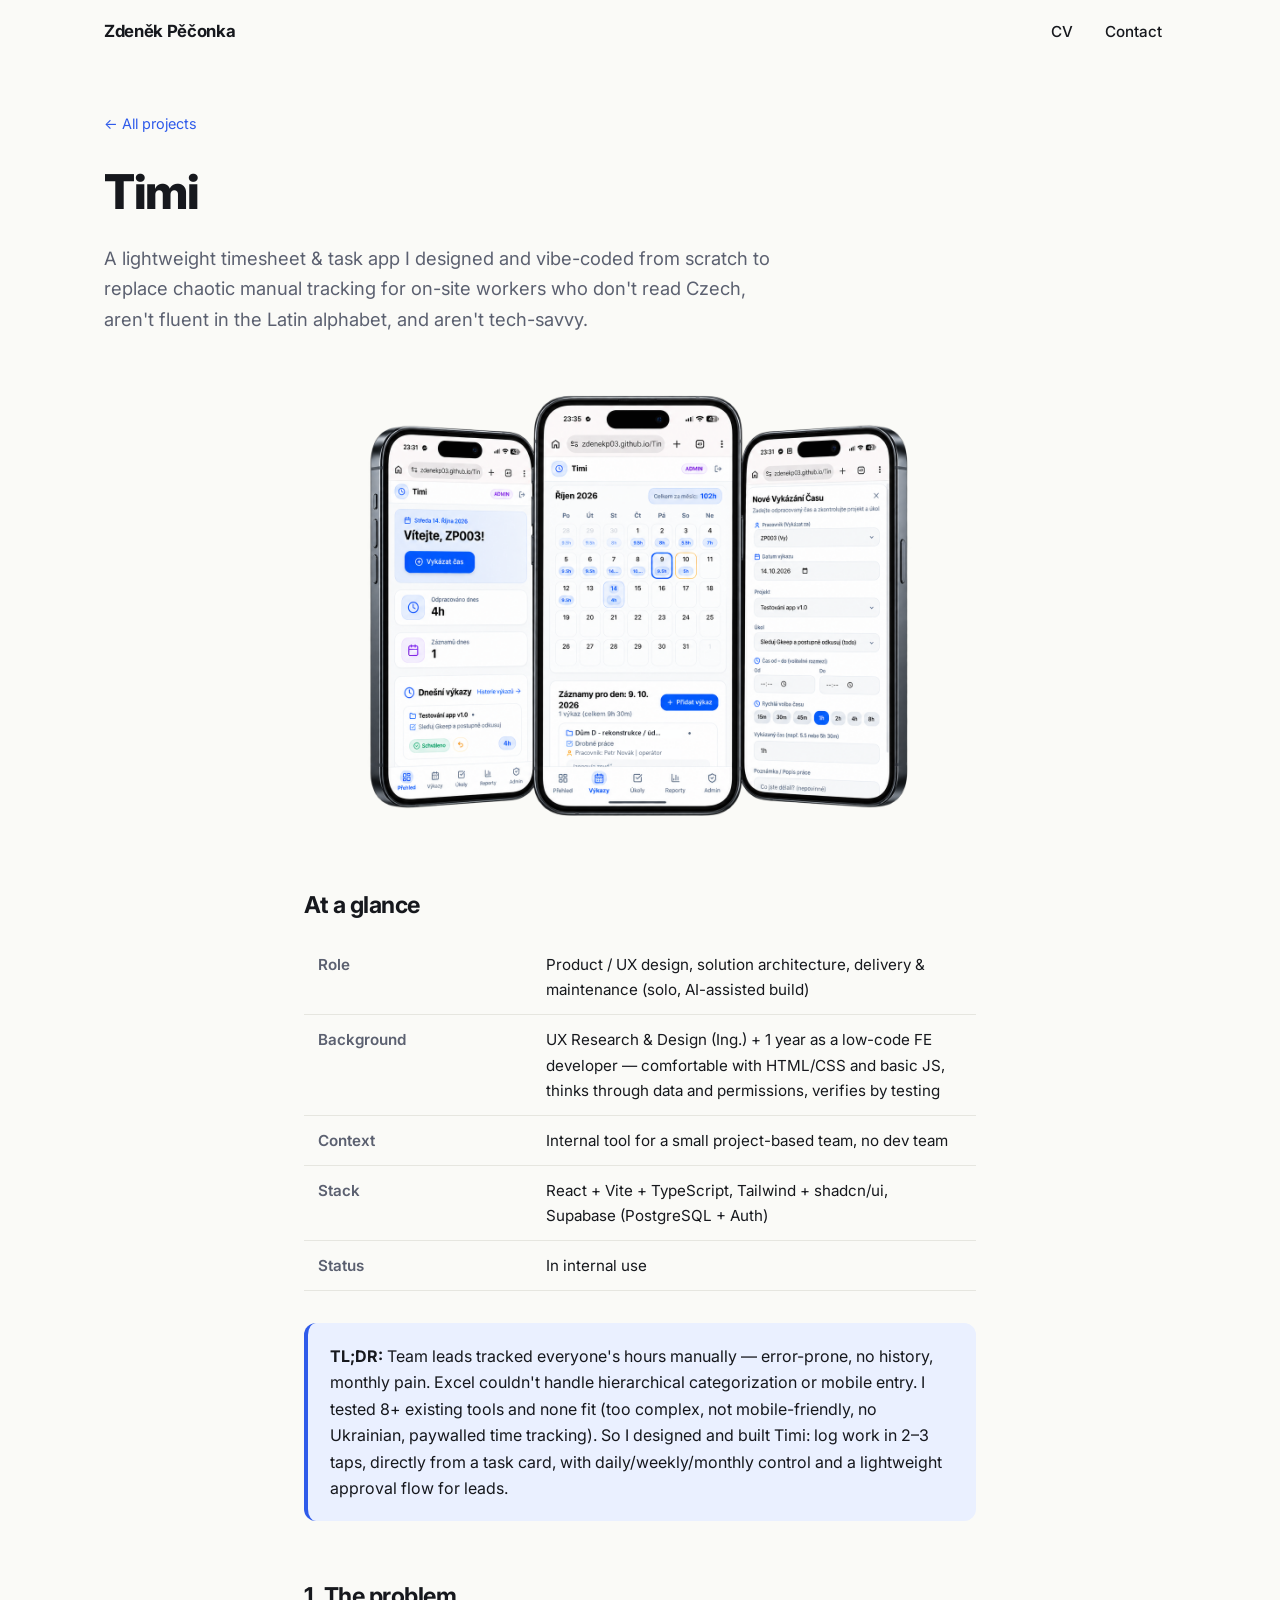
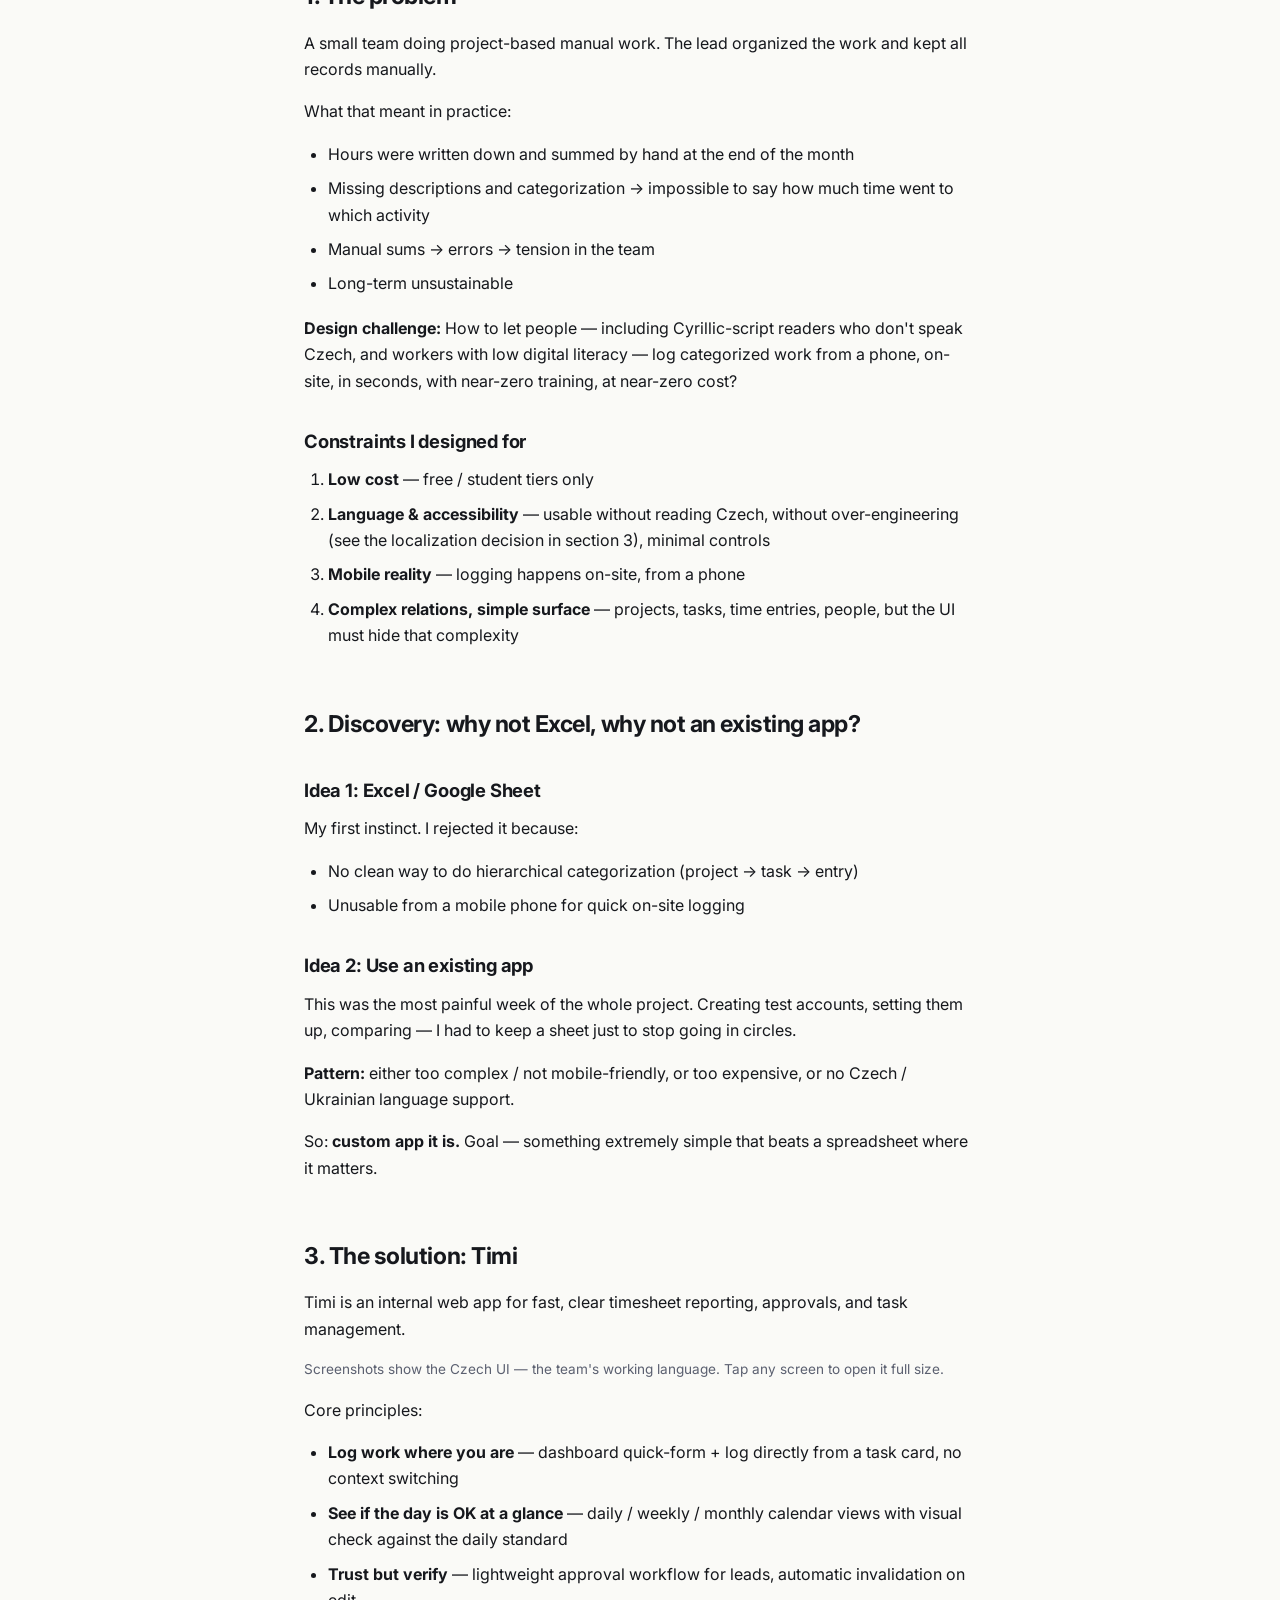
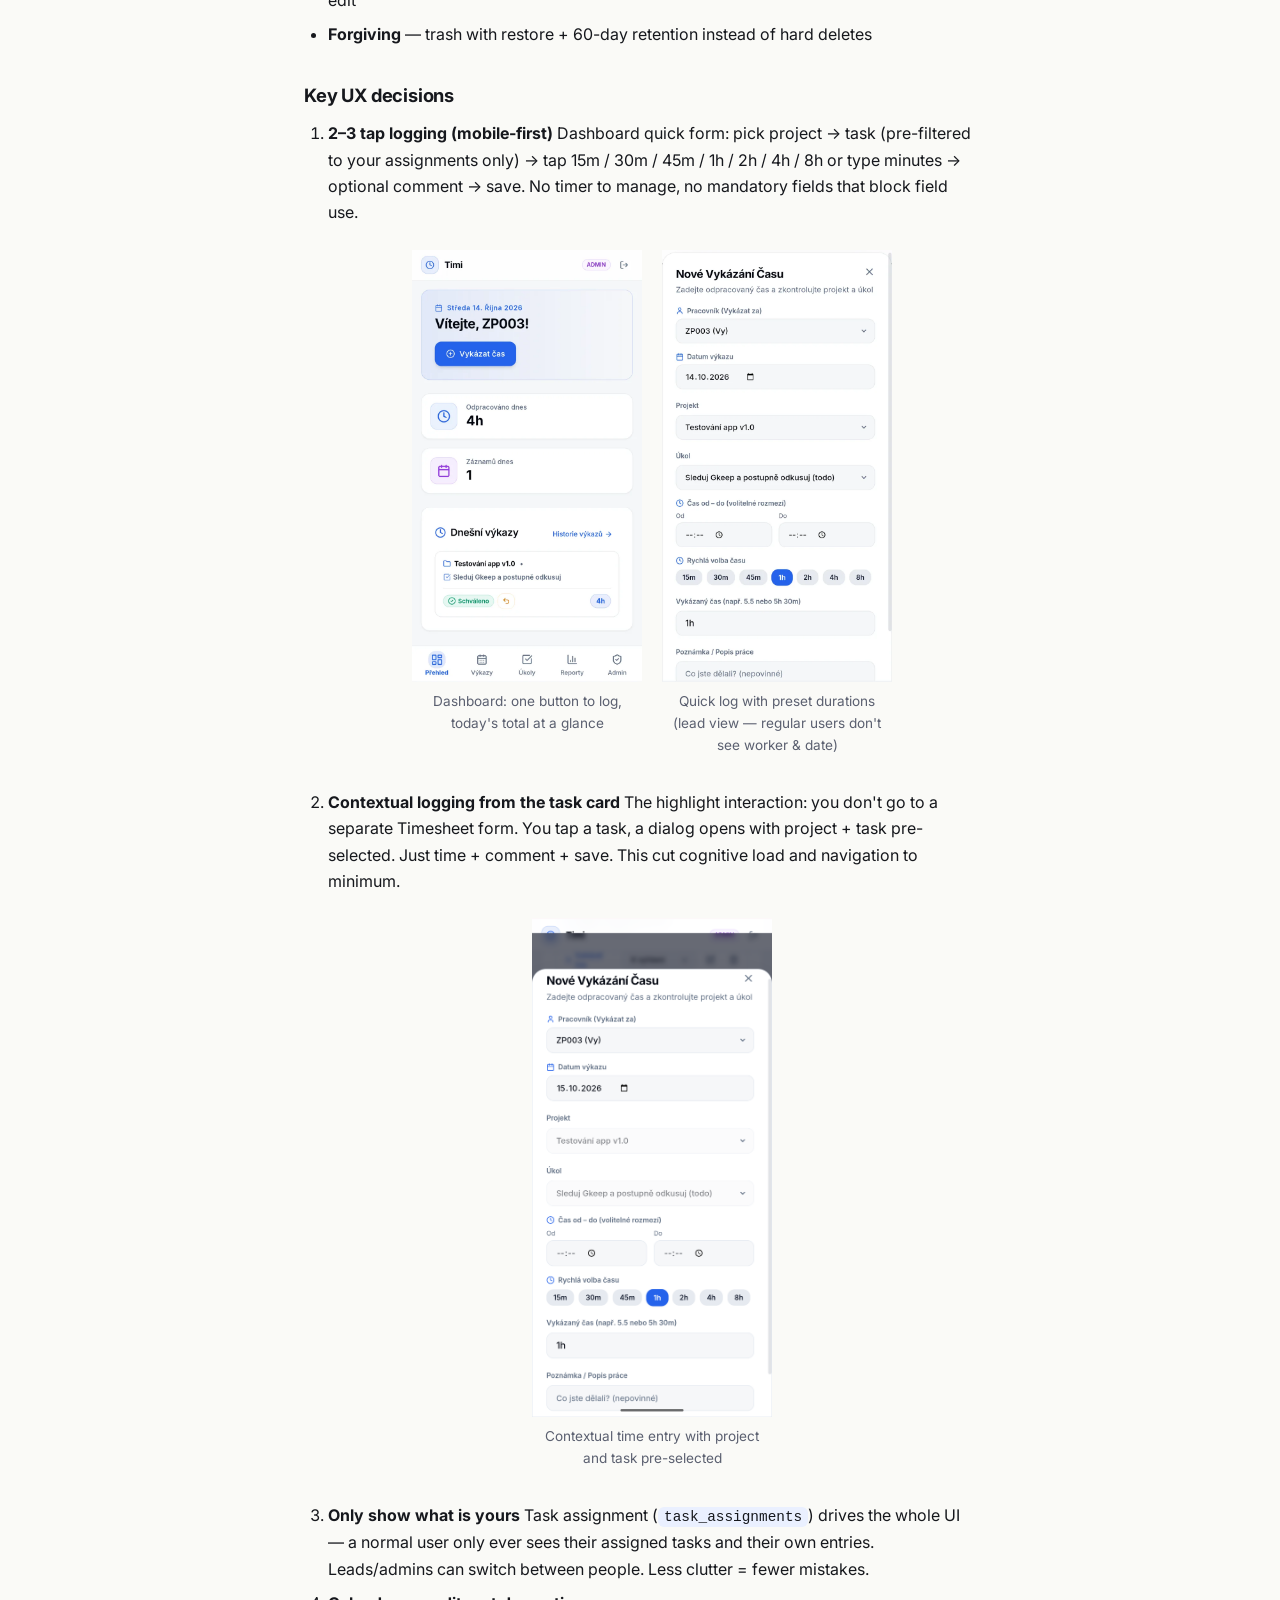
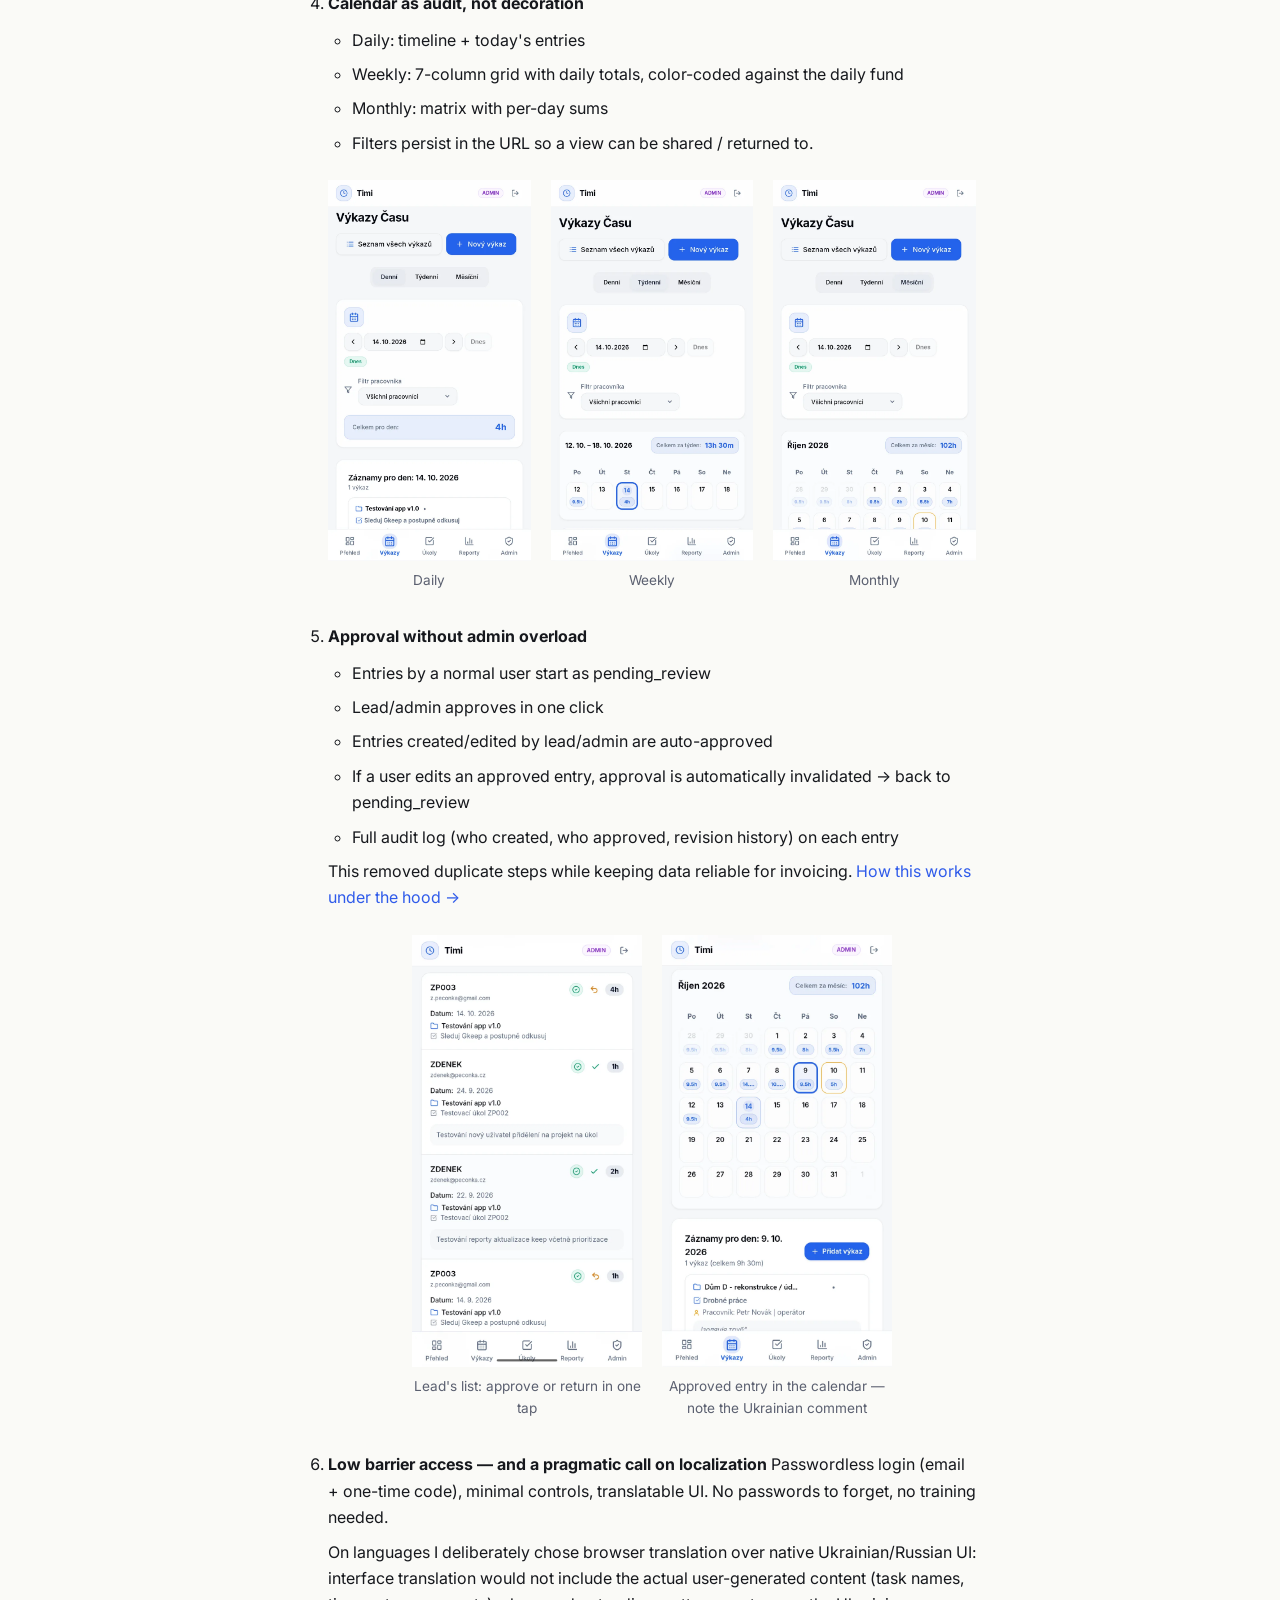
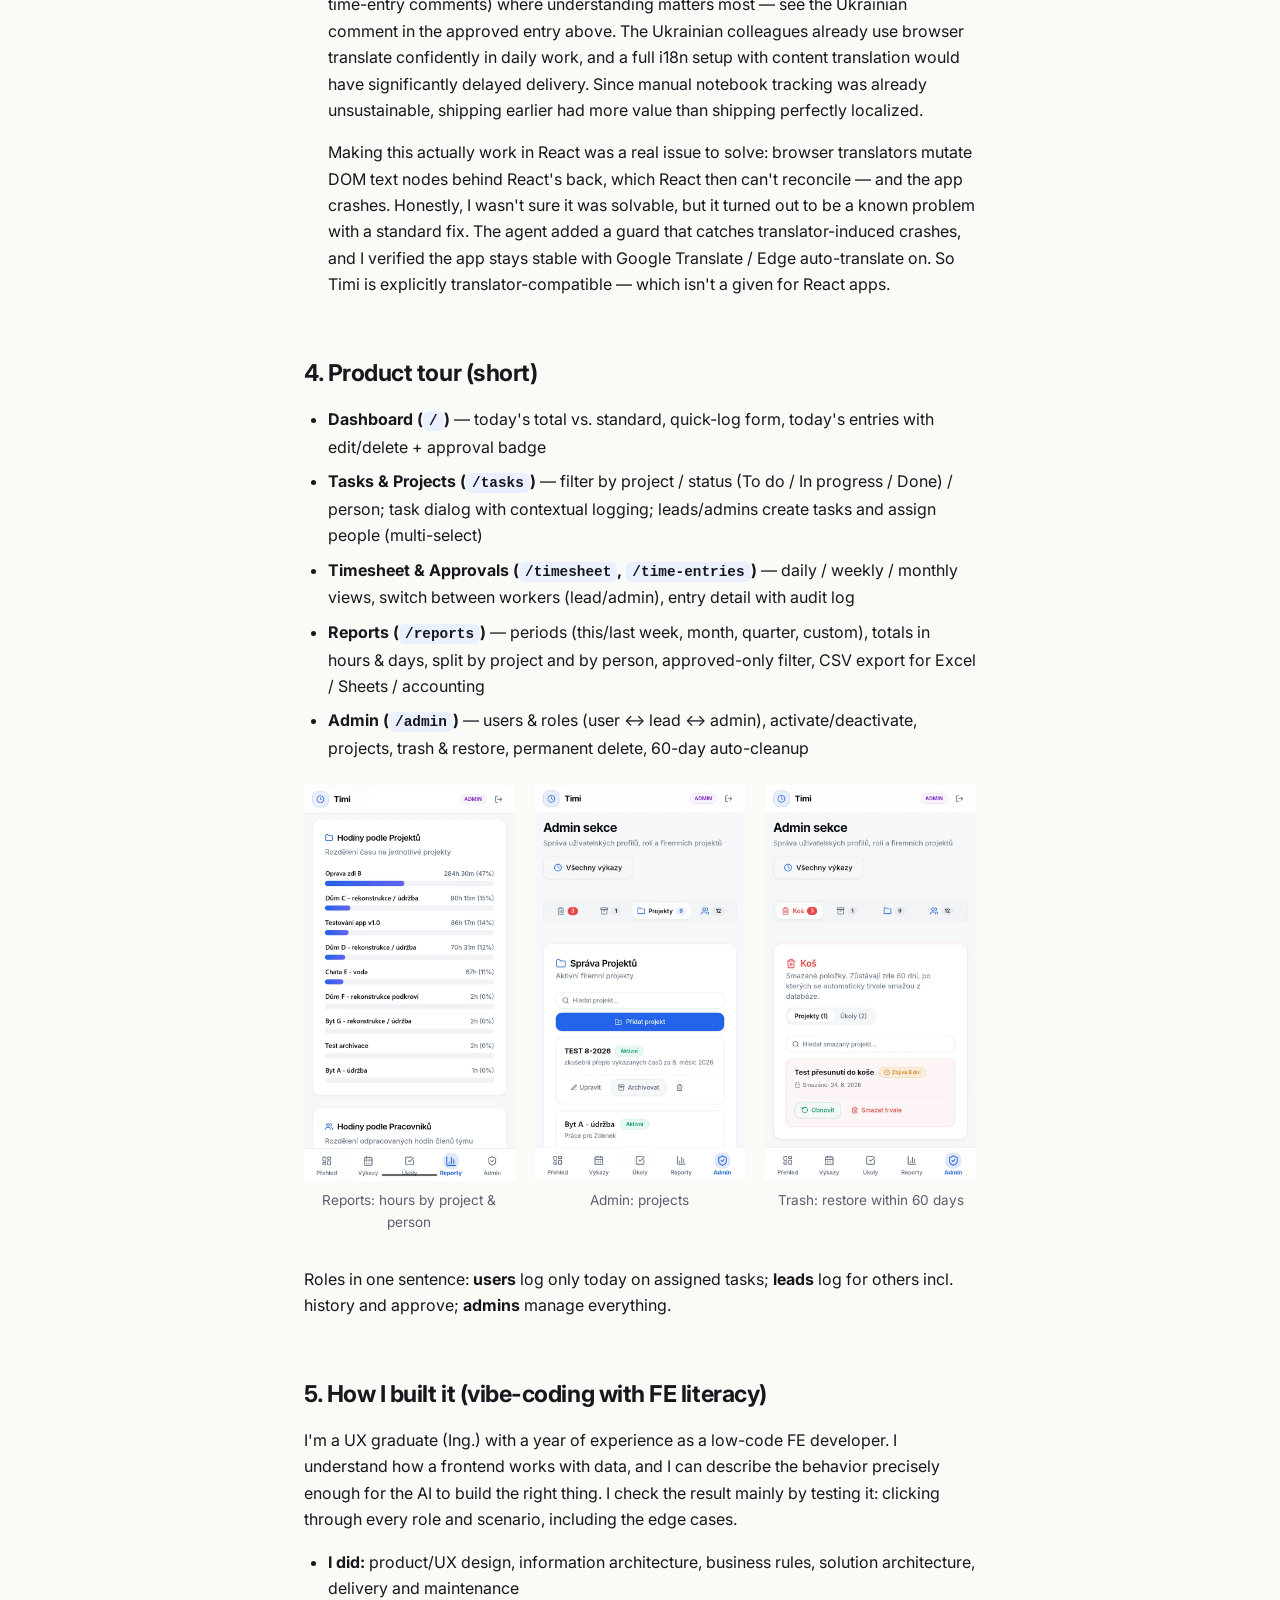
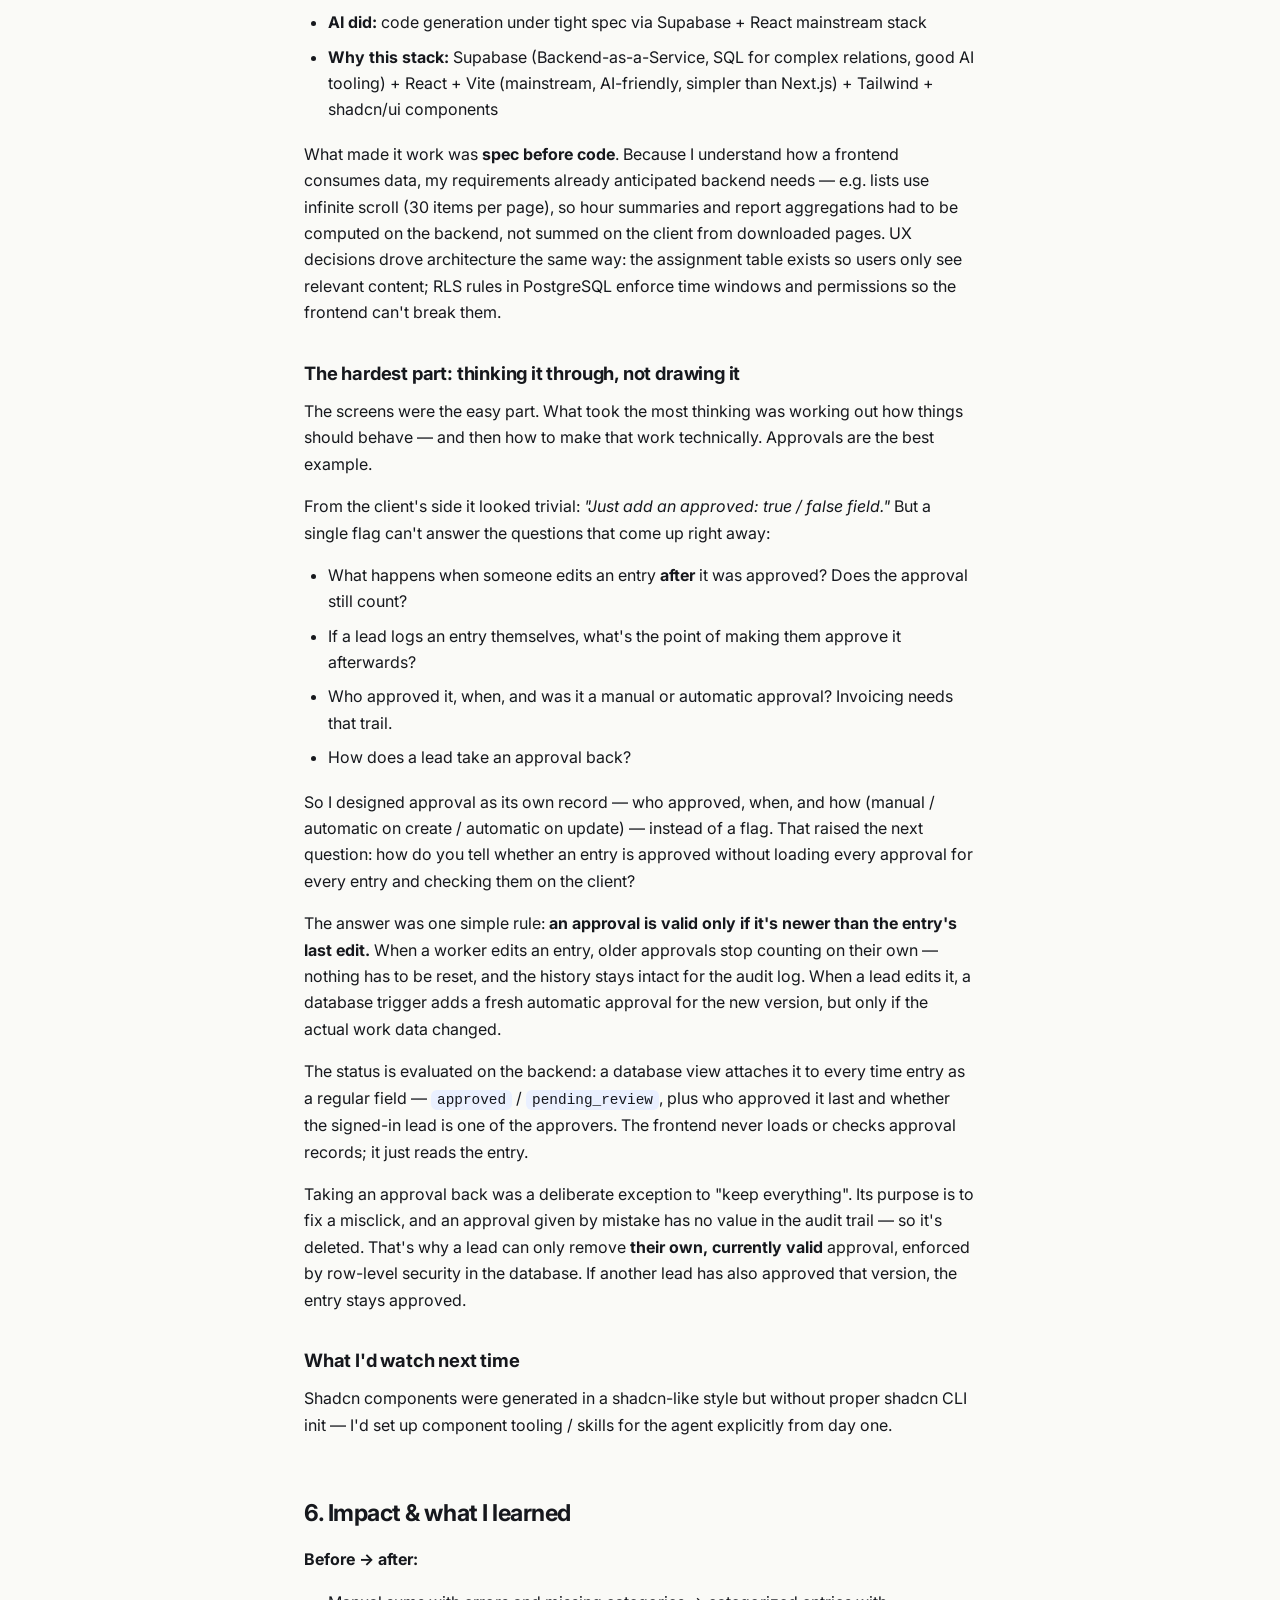
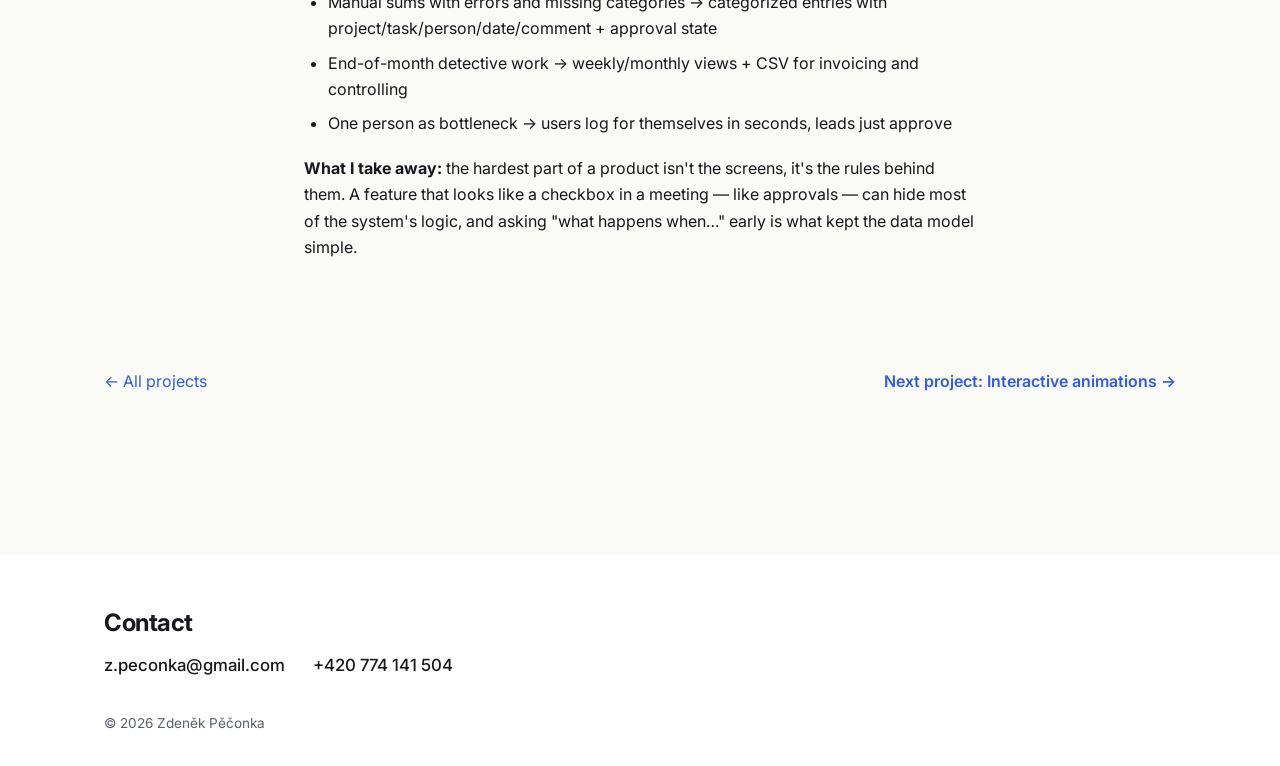
<file: timi.html>
<!DOCTYPE html>
<html lang="en">
<head>
  <meta charset="utf-8">
  <meta name="viewport" content="width=device-width, initial-scale=1">
  <title>Timi — Zdeněk Pěčonka</title>
  <meta name="description" content="Timi — time tracking app case study: product design, discovery and AI-assisted build for a small project-based team.">
  <meta property="og:title" content="Timi — Zdeněk Pěčonka">
  <meta property="og:description" content="Timi — time tracking app case study: product design, discovery and AI-assisted build for a small project-based team.">
  <meta property="og:type" content="website">
  <link rel="icon" href="data:image/svg+xml,%3Csvg%20xmlns%3D%22http%3A%2F%2Fwww.w3.org%2F2000%2Fsvg%22%20viewBox%3D%220%200%2064%2064%22%3E%3Crect%20width%3D%2264%22%20height%3D%2264%22%20rx%3D%2214%22%20fill%3D%22%232f5bea%22%2F%3E%3Ctext%20x%3D%2232%22%20y%3D%2244%22%20font-family%3D%22Arial%2C%20Helvetica%2C%20sans-serif%22%20font-size%3D%2230%22%20font-weight%3D%22700%22%20fill%3D%22%23ffffff%22%20text-anchor%3D%22middle%22%3EZP%3C%2Ftext%3E%3C%2Fsvg%3E">
  <link rel="preconnect" href="https://fonts.googleapis.com">
  <link rel="preconnect" href="https://fonts.gstatic.com" crossorigin>
  <link href="https://fonts.googleapis.com/css2?family=Inter:wght@400;500;600;700;800&display=swap" rel="stylesheet">
  <link rel="stylesheet" href="assets/css/style.css">
  <script src="assets/js/main.js" defer></script>
</head>
<body>
  <a class="skip-link" href="#main">Skip to content</a>

  <header class="site-header">
    <div class="container header-inner">
      <a class="site-name" href="index.html">Zdeněk Pěčonka</a>
      <button class="nav-toggle" type="button" aria-expanded="false" aria-controls="site-nav" aria-label="Open menu">
        <svg class="icon-open" width="20" height="20" viewBox="0 0 20 20" fill="none" stroke="currentColor" stroke-width="2" stroke-linecap="round" aria-hidden="true"><path d="M3 5h14M3 10h14M3 15h14"/></svg>
        <svg class="icon-close" width="20" height="20" viewBox="0 0 20 20" fill="none" stroke="currentColor" stroke-width="2" stroke-linecap="round" aria-hidden="true"><path d="M5 5l10 10M15 5L5 15"/></svg>
      </button>
      <nav class="site-nav" id="site-nav" aria-label="Main">
        <ul>
          <li><a href="cv.html">CV</a></li>
          <li><a href="index.html#contact">Contact</a></li>
        </ul>
      </nav>
    </div>
  </header>

  <main id="main">
    <article class="case">
      <div class="container case-head">
        <p class="breadcrumb"><a href="index.html#work">← All projects</a></p>
        <h1>Timi</h1>
        <p class="case-tagline">A lightweight timesheet &amp; task app I designed and vibe-coded from scratch to replace chaotic manual tracking for on-site workers who don't read Czech, aren't fluent in the Latin alphabet, and aren't tech-savvy.</p>
      </div>

      <div class="container case-body">

        <img class="case-hero" src="assets/img/timi-hero.png" alt="Timi app on three phone screens showing the dashboard, task logging and approvals" width="1024" height="1024">

        <section>
          <h2>At a glance</h2>
          <table class="meta-table">
            <tbody>
              <tr>
                <th scope="row">Role</th>
                <td>Product / UX design, solution architecture, delivery &amp; maintenance (solo, AI-assisted build)</td>
              </tr>
              <tr>
                <th scope="row">Background</th>
                <td>UX Research &amp; Design (Ing.) + 1 year as a low-code FE developer — comfortable with HTML/CSS and basic JS, thinks through data and permissions, verifies by testing</td>
              </tr>
              <tr>
                <th scope="row">Context</th>
                <td>Internal tool for a small project-based team, no dev team</td>
              </tr>
              <tr>
                <th scope="row">Stack</th>
                <td>React + Vite + TypeScript, Tailwind + shadcn/ui, Supabase (PostgreSQL + Auth)</td>
              </tr>
              <tr>
                <th scope="row">Status</th>
                <td>In internal use</td>
              </tr>
            </tbody>
          </table>
        </section>

        <div class="callout">
          <p><strong>TL;DR:</strong> Team leads tracked everyone's hours manually — error-prone, no history, monthly pain. Excel couldn't handle hierarchical categorization or mobile entry. I tested 8+ existing tools and none fit (too complex, not mobile-friendly, no Ukrainian, paywalled time tracking). So I designed and built Timi: log work in 2–3 taps, directly from a task card, with daily/weekly/monthly control and a lightweight approval flow for leads.</p>
        </div>

        <section>
          <h2>1. The problem</h2>
          <p>A small team doing project-based manual work. The lead organized the work and kept all records manually.</p>
          <p>What that meant in practice:</p>
          <ul>
            <li>Hours were written down and summed by hand at the end of the month</li>
            <li>Missing descriptions and categorization → impossible to say how much time went to which activity</li>
            <li>Manual sums → errors → tension in the team</li>
            <li>Long-term unsustainable</li>
          </ul>
          <p><strong>Design challenge:</strong> How to let people — including Cyrillic-script readers who don't speak Czech, and workers with low digital literacy — log categorized work from a phone, on-site, in seconds, with near-zero training, at near-zero cost?</p>

          <h3>Constraints I designed for</h3>
          <ol>
            <li><strong>Low cost</strong> — free / student tiers only</li>
            <li><strong>Language &amp; accessibility</strong> — usable without reading Czech, without over-engineering (see the localization decision in section 3), minimal controls</li>
            <li><strong>Mobile reality</strong> — logging happens on-site, from a phone</li>
            <li><strong>Complex relations, simple surface</strong> — projects, tasks, time entries, people, but the UI must hide that complexity</li>
          </ol>
        </section>

        <section>
          <h2>2. Discovery: why not Excel, why not an existing app?</h2>
          <h3>Idea 1: Excel / Google Sheet</h3>
          <p>My first instinct. I rejected it because:</p>
          <ul>
            <li>No clean way to do hierarchical categorization (project → task → entry)</li>
            <li>Unusable from a mobile phone for quick on-site logging</li>
          </ul>
          <h3>Idea 2: Use an existing app</h3>
          <p>This was the most painful week of the whole project. Creating test accounts, setting them up, comparing — I had to keep a sheet just to stop going in circles.</p>
          <p><strong>Pattern:</strong> either too complex / not mobile-friendly, or too expensive, or no Czech / Ukrainian language support.</p>
          <p>So: <strong>custom app it is.</strong> Goal — something extremely simple that beats a spreadsheet where it matters.</p>
        </section>

        <section>
          <h2>3. The solution: Timi</h2>
          <p>Timi is an internal web app for fast, clear timesheet reporting, approvals, and task management.</p>
          <p class="phone-note">Screenshots show the Czech UI — the team's working language. Tap any screen to open it full size.</p>
          <p>Core principles:</p>
          <ul>
            <li><strong>Log work where you are</strong> — dashboard quick-form + log directly from a task card, no context switching</li>
            <li><strong>See if the day is OK at a glance</strong> — daily / weekly / monthly calendar views with visual check against the daily standard</li>
            <li><strong>Trust but verify</strong> — lightweight approval workflow for leads, automatic invalidation on edit</li>
            <li><strong>Forgiving</strong> — trash with restore + 60-day retention instead of hard deletes</li>
          </ul>

          <h3>Key UX decisions</h3>
          <ol>
            <li><strong>2–3 tap logging (mobile-first)</strong> Dashboard quick form: pick project → task (pre-filtered to your assignments only) → tap 15m / 30m / 45m / 1h / 2h / 4h / 8h or type minutes → optional comment → save. No timer to manage, no mandatory fields that block field use.
              <div class="phone-grid phone-grid--2">
                <figure>
                  <a href="assets/img/timi/dashboard.webp" target="_blank" rel="noopener" title="Open image in a new tab">
                    <img src="assets/img/timi/dashboard.webp" alt="Timi dashboard with a prominent Log time button, today's total and today's entries" width="720" height="1352" loading="lazy">
                  </a>
                  <figcaption>Dashboard: one button to log, today's total at a glance</figcaption>
                </figure>
                <figure>
                  <a href="assets/img/timi/quick-log.webp" target="_blank" rel="noopener" title="Open image in a new tab">
                    <img src="assets/img/timi/quick-log.webp" alt="Quick log form with project and task selects and preset duration buttons from 15 minutes to 8 hours" width="720" height="1352" loading="lazy">
                  </a>
                  <figcaption>Quick log with preset durations (lead view — regular users don't see worker &amp; date)</figcaption>
                </figure>
              </div>
            </li>
            <li><strong>Contextual logging from the task card</strong> The highlight interaction: you don't go to a separate Timesheet form. You tap a task, a dialog opens with project + task pre-selected. Just time + comment + save. This cut cognitive load and navigation to minimum.
              <div class="phone-grid phone-grid--1">
                <figure>
                  <a href="assets/img/timi/contextual-time-entry.png" target="_blank" rel="noopener" title="Open image in a new tab">
                    <img src="assets/img/timi/contextual-time-entry.png" alt="Contextual time entry dialog with project and task pre-selected" width="720" height="1352" loading="lazy">
                  </a>
                  <figcaption>Contextual time entry with project and task pre-selected</figcaption>
                </figure>
              </div>
            </li>
            <li><strong>Only show what is yours</strong> Task assignment (<code>task_assignments</code>) drives the whole UI — a normal user only ever sees their assigned tasks and their own entries. Leads/admins can switch between people. Less clutter = fewer mistakes.</li>
            <li>
              <strong>Calendar as audit, not decoration</strong>
              <ul>
                <li>Daily: timeline + today's entries</li>
                <li>Weekly: 7-column grid with daily totals, color-coded against the daily fund</li>
                <li>Monthly: matrix with per-day sums</li>
                <li>Filters persist in the URL so a view can be shared / returned to.</li>
              </ul>
              <div class="phone-grid">
                <figure>
                  <a href="assets/img/timi/calendar-day.webp" target="_blank" rel="noopener" title="Open image in a new tab">
                    <img src="assets/img/timi/calendar-day.webp" alt="Daily timesheet view with date picker, worker filter and daily total" width="720" height="1352" loading="lazy">
                  </a>
                  <figcaption>Daily</figcaption>
                </figure>
                <figure>
                  <a href="assets/img/timi/calendar-week.webp" target="_blank" rel="noopener" title="Open image in a new tab">
                    <img src="assets/img/timi/calendar-week.webp" alt="Weekly timesheet view with a seven-day grid and weekly total" width="720" height="1352" loading="lazy">
                  </a>
                  <figcaption>Weekly</figcaption>
                </figure>
                <figure>
                  <a href="assets/img/timi/calendar-month.webp" target="_blank" rel="noopener" title="Open image in a new tab">
                    <img src="assets/img/timi/calendar-month.webp" alt="Monthly timesheet view with per-day sums and monthly total" width="720" height="1352" loading="lazy">
                  </a>
                  <figcaption>Monthly</figcaption>
                </figure>
              </div>
            </li>
            <li>
              <strong>Approval without admin overload</strong>
              <ul>
                <li>Entries by a normal user start as pending_review</li>
                <li>Lead/admin approves in one click</li>
                <li>Entries created/edited by lead/admin are auto-approved</li>
                <li>If a user edits an approved entry, approval is automatically invalidated → back to pending_review</li>
                <li>Full audit log (who created, who approved, revision history) on each entry</li>
              </ul>
              This removed duplicate steps while keeping data reliable for invoicing. <a href="#approvals-under-the-hood">How this works under the hood →</a>
              <div class="phone-grid phone-grid--2">
                <figure>
                  <a href="assets/img/timi/approvals.webp" target="_blank" rel="noopener" title="Open image in a new tab">
                    <img src="assets/img/timi/approvals.webp" alt="List of time entries from several workers with approve and return actions" width="720" height="1352" loading="lazy">
                  </a>
                  <figcaption>Lead's list: approve or return in one tap</figcaption>
                </figure>
                <figure>
                  <a href="assets/img/timi/entry-approved.webp" target="_blank" rel="noopener" title="Open image in a new tab">
                    <img src="assets/img/timi/entry-approved.webp" alt="Monthly view with the selected day's entry marked as approved, with a comment written in Ukrainian" width="720" height="1352" loading="lazy">
                  </a>
                  <figcaption>Approved entry in the calendar — note the Ukrainian comment</figcaption>
                </figure>
              </div>
            </li>
            <li><strong>Low barrier access — and a pragmatic call on localization</strong> Passwordless login (email + one-time code), minimal controls, translatable UI. No passwords to forget, no training needed.
              <p style="margin-top: 8px;">On languages I deliberately chose browser translation over native Ukrainian/Russian UI: interface translation would not include the actual user-generated content (task names, time-entry comments) where understanding matters most — see the Ukrainian comment in the approved entry above. The Ukrainian colleagues already use browser translate confidently in daily work, and a full i18n setup with content translation would have significantly delayed delivery. Since manual notebook tracking was already unsustainable, shipping earlier had more value than shipping perfectly localized.</p>
              <p>Making this actually work in React was a real issue to solve: browser translators mutate DOM text nodes behind React's back, which React then can't reconcile — and the app crashes. Honestly, I wasn't sure it was solvable, but it turned out to be a known problem with a standard fix. The agent added a guard that catches translator-induced crashes, and I verified the app stays stable with Google Translate / Edge auto-translate on. So Timi is explicitly translator-compatible — which isn't a given for React apps.</p>
            </li>
          </ol>
        </section>

        <section>
          <h2>4. Product tour (short)</h2>
          <ul>
            <li><strong>Dashboard (<code>/</code>)</strong> — today's total vs. standard, quick-log form, today's entries with edit/delete + approval badge</li>
            <li><strong>Tasks &amp; Projects (<code>/tasks</code>)</strong> — filter by project / status (To do / In progress / Done) / person; task dialog with contextual logging; leads/admins create tasks and assign people (multi-select)</li>
            <li><strong>Timesheet &amp; Approvals (<code>/timesheet</code>, <code>/time-entries</code>)</strong> — daily / weekly / monthly views, switch between workers (lead/admin), entry detail with audit log</li>
            <li><strong>Reports (<code>/reports</code>)</strong> — periods (this/last week, month, quarter, custom), totals in hours &amp; days, split by project and by person, approved-only filter, CSV export for Excel / Sheets / accounting</li>
            <li><strong>Admin (<code>/admin</code>)</strong> — users &amp; roles (user ↔ lead ↔ admin), activate/deactivate, projects, trash &amp; restore, permanent delete, 60-day auto-cleanup</li>
          </ul>
          <div class="phone-grid">
            <figure>
              <a href="assets/img/timi/reports.webp" target="_blank" rel="noopener" title="Open image in a new tab">
                <img src="assets/img/timi/reports.webp" alt="Reports with hours split by project and by person" width="720" height="1352" loading="lazy">
              </a>
              <figcaption>Reports: hours by project &amp; person</figcaption>
            </figure>
            <figure>
              <a href="assets/img/timi/admin-projects.webp" target="_blank" rel="noopener" title="Open image in a new tab">
                <img src="assets/img/timi/admin-projects.webp" alt="Admin section with project management: search, add, edit and archive projects" width="720" height="1352" loading="lazy">
              </a>
              <figcaption>Admin: projects</figcaption>
            </figure>
            <figure>
              <a href="assets/img/timi/trash.webp" target="_blank" rel="noopener" title="Open image in a new tab">
                <img src="assets/img/timi/trash.webp" alt="Trash with a deleted project, days remaining until permanent deletion, and Restore button" width="720" height="1352" loading="lazy">
              </a>
              <figcaption>Trash: restore within 60 days</figcaption>
            </figure>
          </div>
          <p>Roles in one sentence: <strong>users</strong> log only today on assigned tasks; <strong>leads</strong> log for others incl. history and approve; <strong>admins</strong> manage everything.</p>
        </section>

        <section>
          <h2>5. How I built it (vibe-coding with FE literacy)</h2>
          <p>I'm a UX graduate (Ing.) with a year of experience as a low-code FE developer. I understand how a frontend works with data, and I can describe the behavior precisely enough for the AI to build the right thing. I check the result mainly by testing it: clicking through every role and scenario, including the edge cases.</p>
          <ul>
            <li><strong>I did:</strong> product/UX design, information architecture, business rules, solution architecture, delivery and maintenance</li>
            <li><strong>AI did:</strong> code generation under tight spec via Supabase + React mainstream stack</li>
            <li><strong>Why this stack:</strong> Supabase (Backend-as-a-Service, SQL for complex relations, good AI tooling) + React + Vite (mainstream, AI-friendly, simpler than Next.js) + Tailwind + shadcn/ui components</li>
          </ul>
          <p>What made it work was <strong>spec before code</strong>. Because I understand how a frontend consumes data, my requirements already anticipated backend needs — e.g. lists use infinite scroll (30 items per page), so hour summaries and report aggregations had to be computed on the backend, not summed on the client from downloaded pages. UX decisions drove architecture the same way: the assignment table exists so users only see relevant content; RLS rules in PostgreSQL enforce time windows and permissions so the frontend can't break them.</p>

          <h3 id="approvals-under-the-hood">The hardest part: thinking it through, not drawing it</h3>
          <p>The screens were the easy part. What took the most thinking was working out how things should behave — and then how to make that work technically. Approvals are the best example.</p>
          <p>From the client's side it looked trivial: <em>"Just add an approved: true / false field."</em> But a single flag can't answer the questions that come up right away:</p>
          <ul>
            <li>What happens when someone edits an entry <strong>after</strong> it was approved? Does the approval still count?</li>
            <li>If a lead logs an entry themselves, what's the point of making them approve it afterwards?</li>
            <li>Who approved it, when, and was it a manual or automatic approval? Invoicing needs that trail.</li>
            <li>How does a lead take an approval back?</li>
          </ul>
          <p>So I designed approval as its own record — who approved, when, and how (manual / automatic on create / automatic on update) — instead of a flag. That raised the next question: how do you tell whether an entry is approved without loading every approval for every entry and checking them on the client?</p>
          <p>The answer was one simple rule: <strong>an approval is valid only if it's newer than the entry's last edit.</strong> When a worker edits an entry, older approvals stop counting on their own — nothing has to be reset, and the history stays intact for the audit log. When a lead edits it, a database trigger adds a fresh automatic approval for the new version, but only if the actual work data changed.</p>
          <p>The status is evaluated on the backend: a database view attaches it to every time entry as a regular field — <code>approved</code> / <code>pending_review</code>, plus who approved it last and whether the signed-in lead is one of the approvers. The frontend never loads or checks approval records; it just reads the entry.</p>
          <p>Taking an approval back was a deliberate exception to "keep everything". Its purpose is to fix a misclick, and an approval given by mistake has no value in the audit trail — so it's deleted. That's why a lead can only remove <strong>their own, currently valid</strong> approval, enforced by row-level security in the database. If another lead has also approved that version, the entry stays approved.</p>

          <h3>What I'd watch next time</h3>
          <p>Shadcn components were generated in a shadcn-like style but without proper shadcn CLI init — I'd set up component tooling / skills for the agent explicitly from day one.</p>
        </section>

        <section>
          <h2>6. Impact &amp; what I learned</h2>
          <p><strong>Before → after:</strong></p>
          <ul>
            <li>Manual sums with errors and missing categories → categorized entries with project/task/person/date/comment + approval state</li>
            <li>End-of-month detective work → weekly/monthly views + CSV for invoicing and controlling</li>
            <li>One person as bottleneck → users log for themselves in seconds, leads just approve</li>
          </ul>
          <p><strong>What I take away:</strong> the hardest part of a product isn't the screens, it's the rules behind them. A feature that looks like a checkbox in a meeting — like approvals — can hide most of the system's logic, and asking "what happens when…" early is what kept the data model simple.</p>
        </section>
      </div>

      <div class="container">
        <div class="case-nav">
          <a href="index.html#work">← All projects</a>
          <a class="next-project" href="animations.html">Next project: Interactive animations →</a>
        </div>
      </div>
    </article>
  </main>

  <footer class="site-footer" id="contact">
    <div class="container">
      <h2>Contact</h2>
      <div class="contact-links">
        <a href="mailto:z.peconka@gmail.com">z.peconka@gmail.com</a>
        <a href="tel:+420774141504">+420 774 141 504</a>
      </div>
      <p class="footer-copy">© <span id="year">2026</span> Zdeněk Pěčonka</p>
    </div>
  </footer>
</body>
</html>
</file>
<file: assets/css/style.css>
/* ==========================================================================
   Zdeněk Pěčonka — portfolio
   Shared stylesheet for all pages
   ========================================================================== */

:root {
  --bg: #fafaf7;
  --bg-card: #ffffff;
  --text: #16181d;
  --muted: #5b6070;
  --border: #e6e6e0;
  --accent: #2f5bea;
  --accent-soft: #eaf0ff;
  --tertiary: #e9e7e0;
  --tag-accent: var(--accent);
  --tag-bg: var(--accent-soft);
  --radius-md: 12px;
  --radius-lg: 18px;
  --shadow-sm: 0 1px 2px rgba(22, 24, 29, 0.05);
  --shadow-lg: 0 16px 40px rgba(22, 24, 29, 0.14);
  --container: 1120px;
  --read: 720px;
  --font: "Inter", system-ui, -apple-system, "Segoe UI", Roboto, "Helvetica Neue", Arial, sans-serif;
}

/* Snackarena accent — used for tags on that page only */
body.page-snackarena {
  --tag-accent: #241d00;
  --tag-bg: #f5c518;
}

*,
*::before,
*::after {
  box-sizing: border-box;
}

html {
  scroll-behavior: smooth;
  scroll-padding-top: 80px;
  -webkit-text-size-adjust: 100%;
}

@media (prefers-reduced-motion: reduce) {
  html {
    scroll-behavior: auto;
  }
  *,
  *::before,
  *::after {
    animation-duration: 0.01ms !important;
    animation-iteration-count: 1 !important;
    transition-duration: 0.01ms !important;
  }
}

body {
  margin: 0;
  font-family: var(--font);
  font-size: 1rem;
  line-height: 1.65;
  color: var(--text);
  background: var(--bg);
  -webkit-font-smoothing: antialiased;
  text-rendering: optimizeLegibility;
}

img {
  max-width: 100%;
  height: auto;
  display: block;
}

a {
  color: var(--accent);
  text-decoration: none;
}

a:hover {
  text-decoration: underline;
}

::selection {
  background: var(--accent-soft);
}

:focus-visible {
  outline: 3px solid var(--accent);
  outline-offset: 2px;
  border-radius: 6px;
}

.skip-link {
  position: absolute;
  left: -10000px;
  top: 0;
  z-index: 1000;
  background: var(--accent);
  color: #ffffff;
  padding: 10px 16px;
  border-radius: 0 0 10px 0;
  font-weight: 600;
}

.skip-link:focus {
  left: 0;
}

.container {
  max-width: var(--container);
  margin-inline: auto;
  padding-inline: clamp(16px, 4vw, 24px);
}

/* --------------------------------------------------------------------------
   Header
   -------------------------------------------------------------------------- */

.site-header {
  position: sticky;
  top: 0;
  z-index: 50;
  background: rgba(250, 250, 247, 0.92);
  backdrop-filter: blur(8px);
}

.header-inner {
  display: flex;
  align-items: center;
  justify-content: space-between;
  gap: 16px;
  min-height: 64px;
}

.site-name {
  font-weight: 700;
  font-size: 1.05rem;
  letter-spacing: -0.02em;
  color: var(--text);
}

.site-name:hover {
  text-decoration: none;
  color: var(--accent);
}

.site-nav ul {
  list-style: none;
  margin: 0;
  padding: 0;
  display: flex;
  gap: 4px;
}

.site-nav a {
  display: block;
  padding: 8px 14px;
  border-radius: 999px;
  color: var(--text);
  font-weight: 500;
  font-size: 0.95rem;
}

.site-nav a:hover {
  background: var(--accent-soft);
  color: var(--accent);
  text-decoration: none;
}

.nav-toggle {
  display: none;
  align-items: center;
  justify-content: center;
  width: 44px;
  height: 44px;
  padding: 0;
  border: 1px solid var(--border);
  border-radius: var(--radius-md);
  background: var(--bg-card);
  color: var(--text);
  cursor: pointer;
}

.nav-toggle:hover {
  border-color: var(--accent);
  color: var(--accent);
}

.nav-toggle .icon-close {
  display: none;
}

.nav-toggle[aria-expanded="true"] .icon-open {
  display: none;
}

.nav-toggle[aria-expanded="true"] .icon-close {
  display: block;
}

@media (max-width: 768px) {
  html.js .nav-toggle {
    display: inline-flex;
  }

  html.js .header-inner {
    position: relative;
  }

  .site-nav {
    display: none;
  }

  html.js .nav-toggle {
    position: relative;
    z-index: 2;
  }

  html.js .nav-toggle[aria-expanded="true"] {
    border-color: transparent;
  }

  html.js .site-nav.is-open {
    display: block;
    position: absolute;
    z-index: 1;
    top: calc(50% - 28px);
    right: calc(clamp(16px, 4vw, 24px) - 6px);
    min-width: 200px;
    padding: 56px 6px 6px;
    background: var(--bg-card);
    border: 1px solid var(--border);
    border-radius: calc(var(--radius-md) + 6px);
    box-shadow: var(--shadow-lg);
    transform-origin: top right;
    animation: nav-drop 0.18s ease-out;
  }

  html.js .site-nav.is-open ul {
    padding-block: 0;
  }

  html:not(.js) .site-nav,
  html:not(.js) .header-inner {
    flex-wrap: wrap;
  }

  html:not(.js) .site-nav {
    display: block;
    flex-basis: 100%;
  }

  .site-nav ul {
    flex-direction: column;
    gap: 0;
    padding-block: 8px;
  }

  .site-nav a {
    padding: 12px 14px;
    border-radius: 10px;
  }
}

@keyframes nav-drop {
  from {
    opacity: 0;
    transform: scale(0.6);
  }
  to {
    opacity: 1;
    transform: scale(1);
  }
}

/* --------------------------------------------------------------------------
   Hero
   -------------------------------------------------------------------------- */

.hero {
  padding: clamp(64px, 12vh, 120px) 0 56px;
}

.hero-title {
  margin: 0;
  max-width: 16ch;
  font-size: clamp(2.4rem, 6vw, 4rem);
  font-weight: 800;
  letter-spacing: -0.035em;
  line-height: 1.06;
}

.hero-sub {
  margin: 20px 0 0;
  max-width: 42ch;
  font-size: clamp(1.1rem, 2vw, 1.3rem);
  font-weight: 400;
  color: var(--muted);
}

.hero-note {
  margin: 14px 0 0;
  max-width: 52ch;
  color: var(--muted);
}

.hero-actions {
  display: flex;
  flex-wrap: wrap;
  gap: 12px;
  margin-top: 32px;
}

/* Email address with copy-to-clipboard button */
.email-copy {
  display: inline-flex;
  align-items: center;
  gap: 4px;
  padding: 4px 4px 4px 18px;
  border-radius: var(--radius-md);
  background: var(--bg-card);
  border: 1px solid var(--border);
}

.email-copy-link {
  color: var(--text);
  font-weight: 600;
  font-size: 0.95rem;
}

.email-copy-link:hover {
  color: var(--accent);
}

.email-copy-btn {
  display: inline-flex;
  align-items: center;
  justify-content: center;
  width: 40px;
  height: 40px;
  padding: 0;
  border: 0;
  border-radius: calc(var(--radius-md) - 4px);
  background: transparent;
  color: var(--muted);
  cursor: pointer;
  transition: background 0.15s ease, color 0.15s ease;
}

.email-copy-btn:hover,
.email-copy-btn:focus-visible {
  background: var(--accent-soft);
  color: var(--accent);
}

.email-copy-btn .icon-check,
.email-copy-btn.is-copied .icon-copy {
  display: none;
}

.email-copy-btn.is-copied .icon-check {
  display: block;
}

.email-copy-btn.is-copied {
  color: #1a8a4a;
}

.visually-hidden {
  position: absolute;
  width: 1px;
  height: 1px;
  padding: 0;
  margin: -1px;
  overflow: hidden;
  clip: rect(0, 0, 0, 0);
  white-space: nowrap;
  border: 0;
}

/* --------------------------------------------------------------------------
   Buttons
   -------------------------------------------------------------------------- */

.btn {
  display: inline-flex;
  align-items: center;
  gap: 8px;
  padding: 12px 22px;
  border-radius: var(--radius-md);
  background: var(--accent);
  color: #ffffff;
  font-weight: 600;
  font-size: 0.95rem;
  border: 1px solid var(--accent);
  cursor: pointer;
  transition: transform 0.15s ease, box-shadow 0.15s ease, background 0.15s ease;
}

.btn:hover {
  text-decoration: none;
  background: #1f47c9;
  transform: translateY(-1px);
  box-shadow: 0 6px 16px rgba(47, 91, 234, 0.25);
}

.btn-secondary {
  background: var(--bg-card);
  color: var(--text);
  border-color: var(--border);
}

.btn-secondary:hover {
  background: var(--bg);
  color: var(--accent);
  border-color: var(--accent);
  box-shadow: 0 4px 12px rgba(22, 24, 29, 0.08);
}

/* --------------------------------------------------------------------------
   Sections & prose
   -------------------------------------------------------------------------- */

.section {
  padding-block: 56px;
}

.section-title {
  font-size: clamp(1.6rem, 3vw, 2.1rem);
  font-weight: 700;
  letter-spacing: -0.02em;
  margin: 0 0 10px;
}

.section-sub {
  color: var(--muted);
  margin: 0 0 36px;
  max-width: 62ch;
}

.prose {
  max-width: var(--read);
}

.prose p {
  margin: 0 0 18px;
}

.prose > :last-child {
  margin-bottom: 0;
}

/* --------------------------------------------------------------------------
   Cards
   -------------------------------------------------------------------------- */

.card-grid {
  display: grid;
  grid-template-columns: repeat(auto-fit, minmax(min(300px, 100%), 1fr));
  gap: 24px;
}

.card {
  display: flex;
  flex-direction: column;
  background: var(--bg-card);
  border: 1px solid var(--border);
  border-radius: var(--radius-lg);
  overflow: hidden;
  box-shadow: var(--shadow-sm);
  transition: transform 0.2s ease, box-shadow 0.2s ease;
}

.card:hover {
  transform: translateY(-4px);
  box-shadow: var(--shadow-lg);
}

/* Whole-card click target: the .stretched-link covers the entire card */
.card {
  position: relative;
}

.stretched-link::after {
  content: "";
  position: absolute;
  inset: 0;
  z-index: 1;
}

.card:has(.stretched-link:focus-visible) {
  outline: 2px solid var(--accent);
  outline-offset: 3px;
}

.stretched-link:focus-visible {
  outline: none;
}

.card-media {
  display: block;
  aspect-ratio: 16 / 10;
  overflow: hidden;
  border-bottom: 1px solid var(--border);
  background: var(--bg-card);
}

.card-media img {
  width: 100%;
  height: 100%;
  object-fit: cover;
  object-position: center;
}

.card-media.placeholder {
  position: relative;
  display: grid;
  place-items: center;
  background:
    radial-gradient(140px 140px at 28% 32%, rgba(47, 91, 234, 0.18), transparent 65%),
    linear-gradient(135deg, var(--accent-soft), #fbf3dd);
}

.orb {
  width: 110px;
  height: 110px;
  background: linear-gradient(135deg, var(--accent), #7d9bff);
  opacity: 0.9;
  border-radius: 60% 40% 55% 45% / 50% 55% 45% 50%;
  animation: blob 8s ease-in-out infinite;
}

.orb-two {
  position: absolute;
  top: 28%;
  right: 22%;
  width: 46px;
  height: 46px;
  background: #f5c518;
  border-radius: 50%;
  opacity: 0.85;
  animation: drift 11s ease-in-out infinite;
}

@keyframes blob {
  0%, 100% {
    border-radius: 60% 40% 55% 45% / 50% 55% 45% 50%;
    transform: scale(1) translate(0, 0);
  }
  50% {
    border-radius: 45% 55% 45% 55% / 55% 45% 60% 40%;
    transform: scale(1.1) translate(-6px, 4px);
  }
}

@keyframes drift {
  0%, 100% {
    transform: translate(0, 0);
  }
  50% {
    transform: translate(12px, -14px);
  }
}

.card-body {
  padding: 22px 24px 24px;
  display: flex;
  flex-direction: column;
  flex: 1;
}

.card-body h3 {
  margin: 0;
  font-size: 1.25rem;
  letter-spacing: -0.01em;
}

.card-body h3 a {
  color: var(--text);
}

.card-body h3 a:hover {
  color: var(--accent);
  text-decoration: none;
}

.card-body p {
  margin: 10px 0 0;
  color: var(--muted);
  font-size: 0.95rem;
  flex: 1;
}

.tags {
  list-style: none;
  display: flex;
  flex-wrap: wrap;
  gap: 8px;
  margin: 18px 0 0;
  padding: 0;
}

.tag {
  font-size: 0.78rem;
  font-weight: 600;
  letter-spacing: 0.01em;
  padding: 5px 12px;
  border-radius: 999px;
  background: var(--tag-bg);
  color: var(--tag-accent);
}

.card-cta {
  margin-top: 18px;
  font-size: 0.9rem;
  font-weight: 600;
  color: var(--accent);
}

.card:hover .card-cta {
  text-decoration: underline;
}

/* --------------------------------------------------------------------------
   Media grid (Zlatohorský Treking images)
   -------------------------------------------------------------------------- */

.media-grid {
  display: grid;
  grid-template-columns: 1fr 1fr;
  gap: 24px;
  margin-top: 36px;
  align-items: start;
}

.media-grid figure {
  margin: 0;
  border: 1px solid var(--border);
  border-radius: var(--radius-lg);
  overflow: hidden;
  background: var(--bg-card);
}

.media-grid img {
  width: 100%;
}

.media-grid figcaption {
  padding: 10px 16px;
  font-size: 0.85rem;
  color: var(--muted);
}

@media (max-width: 768px) {
  .media-grid {
    grid-template-columns: 1fr;
  }
}

/* --------------------------------------------------------------------------
   Experience
   -------------------------------------------------------------------------- */

.experience-card {
  padding: 28px;
}

.experience-head {
  display: flex;
  justify-content: space-between;
  align-items: baseline;
  gap: 16px;
  flex-wrap: wrap;
}

.experience-head .section-title {
  margin-bottom: 0;
}

.experience-item h3 {
  margin: 6px 0 2px;
  font-size: 1.1rem;
}

.meta {
  color: var(--muted);
  font-size: 0.9rem;
  margin: 0;
}

.education-list {
  margin: 14px 0 0;
  padding-left: 22px;
  display: grid;
  gap: 6px;
}

/* --------------------------------------------------------------------------
   Footer / contact
   -------------------------------------------------------------------------- */

.site-footer {
  margin-top: 96px;
  padding-block: 48px 32px;
  background: var(--bg-card);
}

.site-footer h2 {
  margin: 0 0 10px;
  font-size: 1.5rem;
  letter-spacing: -0.02em;
}

.contact-links {
  display: flex;
  flex-wrap: wrap;
  gap: 12px 28px;
  font-size: 1.05rem;
  font-weight: 500;
}

.contact-links a {
  color: var(--text);
}

.contact-links a:hover {
  color: var(--accent);
}

.footer-copy {
  margin: 32px 0 0;
  color: var(--muted);
  font-size: 0.85rem;
}

/* --------------------------------------------------------------------------
   Case study pages (Timi, Snackarena, CV)
   -------------------------------------------------------------------------- */

.case-head {
  padding-top: 48px;
}

.breadcrumb {
  margin: 0 0 16px;
  font-size: 0.9rem;
}

.case-head h1 {
  font-size: clamp(2rem, 5vw, 3rem);
  font-weight: 800;
  letter-spacing: -0.03em;
  margin: 0 0 12px;
}

.case-tagline {
  max-width: 56ch;
  color: var(--muted);
  font-size: 1.15rem;
  margin: 0;
}

.case-hero {
  margin-top: 32px;
}

.case-body {
  max-width: var(--read);
  padding-block: 16px 64px;
}

.case-body h2 {
  font-size: 1.45rem;
  letter-spacing: -0.02em;
  margin: 56px 0 14px;
}

.case-body h3 {
  font-size: 1.15rem;
  margin: 32px 0 10px;
  letter-spacing: -0.01em;
}

.case-body p {
  margin: 0 0 16px;
}

.case-body ul,
.case-body ol {
  margin: 0 0 18px;
  padding-left: 24px;
}

.case-body li {
  margin-bottom: 8px;
}

.case-body li > ul,
.case-body li > ol {
  margin-top: 10px;
  margin-bottom: 0;
}

code {
  font-family: ui-monospace, SFMono-Regular, Menlo, Consolas, "Liberation Mono", monospace;
  font-size: 0.9em;
  background: var(--accent-soft);
  padding: 2px 6px;
  border-radius: 6px;
}

.meta-table {
  width: 100%;
  border-collapse: collapse;
  margin: 16px 0 8px;
  font-size: 0.95rem;
}

.meta-table th,
.meta-table td {
  text-align: left;
  vertical-align: top;
  padding: 12px 14px;
  border-bottom: 1px solid var(--border);
}

.meta-table th {
  width: 34%;
  color: var(--muted);
  font-weight: 600;
}

@media (max-width: 640px) {
  .meta-table th,
  .meta-table td {
    display: block;
    padding: 4px 0;
    border-bottom: 0;
  }

  .meta-table tr {
    display: block;
    padding: 12px 0;
    border-bottom: 1px solid var(--border);
  }
}

.callout {
  margin: 32px 0;
  padding: 20px 22px;
  border-radius: var(--radius-md);
  background: var(--accent-soft);
  border-left: 4px solid var(--accent);
}

.callout p {
  margin: 0;
}

.case-nav {
  display: flex;
  justify-content: space-between;
  gap: 16px 32px;
  flex-wrap: wrap;
  padding-block: 28px 64px;
}

.next-project {
  margin-left: auto;
  font-weight: 600;
  white-space: nowrap;
}

/* --------------------------------------------------------------------------
   Animations page — iframes
   -------------------------------------------------------------------------- */

.page-head {
  padding-bottom: 24px;
}

.page-head h1 {
  font-size: clamp(2rem, 5vw, 3rem);
  font-weight: 800;
  letter-spacing: -0.03em;
  margin: 0 0 16px;
}

.lead {
  font-size: 1.15rem;
  max-width: 60ch;
  color: var(--text);
}

.frame {
  position: relative;
  width: 100%;
  overflow: hidden;
  border: 1px solid var(--border);
  border-radius: 16px;
  background: #ffffff;
}

.frame-main {
  aspect-ratio: 16 / 10;
  min-height: 360px;
}

.frame iframe {
  position: absolute;
  inset: 0;
  width: 100%;
  height: 100%;
  border: 0;
}

/* Size is set from the artboard in main.js; max-width keeps it responsive. */
.rive-canvas {
  display: block;
  max-width: 100%;
  height: auto;
}

.frame-grid {
  display: grid;
  grid-template-columns: repeat(2, minmax(0, 1fr));
  gap: 32px 28px;
  margin-top: 40px;
}

@media (max-width: 768px) {
  .frame-grid {
    grid-template-columns: 1fr;
  }
}

.frame-entry {
  margin-bottom: 8px;
}

.frame-caption {
  max-width: 46ch;
  margin: 14px 0 0;
  font-size: 0.95rem;
  line-height: 1.55;
  color: var(--muted);
}

/* Name form revealed by clicking the greeter animation */
.rive-text-form {
  display: flex;
  gap: 8px;
  max-width: 360px;
  margin-top: 12px;
}

.rive-text-form[hidden] {
  display: none;
}

.rive-text-form input {
  flex: 1;
  min-width: 0;
  padding: 10px 14px;
  font: inherit;
  color: var(--text);
  background: var(--bg-card);
  border: 1px solid var(--border);
  border-radius: var(--radius-md);
}

.rive-text-form input:focus {
  outline: 2px solid var(--accent);
  outline-offset: 1px;
}

.rive-text-form button {
  padding: 10px 16px;
  font: inherit;
  font-weight: 600;
  color: #fff;
  background: var(--accent);
  border: 0;
  border-radius: var(--radius-md);
  cursor: pointer;
}

.rive-text-form button:hover {
  filter: brightness(1.1);
}

.frame-link {
  margin: 10px 0 0;
  font-size: 0.9rem;
}

/* Tinted full-width band for the "More interactive animations" section */
.section-tinted {
  position: relative;
  overflow: hidden;
  isolation: isolate;
  background: var(--tertiary);
  padding-block: 72px;
}

/* When the tinted band ends the page, let it run straight into the footer. */
.section-tinted:last-child {
  padding-bottom: 120px;
}

main:has(> .section-tinted:last-child) + .site-footer {
  margin-top: 0;
}

.section-tinted > .container {
  position: relative;
}

/* Slowly drifting shapes seen through frosted glass */
.glass-bg {
  position: absolute;
  inset: 0;
  z-index: -1;
  pointer-events: none;
}

.glass-bg::after {
  content: "";
  position: absolute;
  inset: 0;
  background: rgba(250, 250, 247, 0.35);
  -webkit-backdrop-filter: blur(48px) saturate(140%);
  backdrop-filter: blur(48px) saturate(140%);
}

@supports not ((backdrop-filter: blur(1px)) or (-webkit-backdrop-filter: blur(1px))) {
  .glass-shape {
    filter: blur(48px);
  }
}

.glass-shape {
  position: absolute;
  display: block;
  opacity: 0.75;
  will-change: transform;
  animation: glass-drift 18s ease-in-out infinite alternate;
}

.shape-circle {
  top: 6%;
  left: -4%;
  width: 340px;
  height: 340px;
  border-radius: 50%;
  background: var(--accent);
}

.shape-square {
  top: 48%;
  right: 6%;
  width: 260px;
  height: 260px;
  border-radius: 36px;
  background: #f5c518;
  animation-name: glass-spin;
  animation-duration: 24s;
}

.shape-triangle {
  bottom: -6%;
  left: 30%;
  width: 320px;
  height: 280px;
  background: #ff7a59;
  clip-path: polygon(50% 0, 100% 100%, 0 100%);
  animation-duration: 21s;
  animation-delay: -8s;
}

.shape-ring {
  top: -8%;
  right: 28%;
  width: 280px;
  height: 280px;
  border-radius: 50%;
  border: 44px solid #7d9bff;
  animation-name: glass-spin;
  animation-duration: 28s;
  animation-direction: alternate-reverse;
}

.shape-pill {
  top: 40%;
  left: 12%;
  width: 360px;
  height: 120px;
  border-radius: 999px;
  background: #3fbf9b;
  animation-duration: 23s;
  animation-delay: -14s;
}

@keyframes glass-drift {
  0% { transform: translate(0, 0) rotate(0deg) scale(1); }
  33% { transform: translate(220px, -120px) rotate(35deg) scale(1.15); }
  66% { transform: translate(-140px, 160px) rotate(-25deg) scale(0.9); }
  100% { transform: translate(180px, 90px) rotate(20deg) scale(1.1); }
}

@keyframes glass-spin {
  0% { transform: translate(0, 0) rotate(0deg) scale(1); }
  33% { transform: translate(-200px, 140px) rotate(120deg) scale(1.2); }
  66% { transform: translate(160px, -150px) rotate(240deg) scale(0.85); }
  100% { transform: translate(-120px, -60px) rotate(360deg) scale(1.1); }
}

/* --------------------------------------------------------------------------
   Snackarena design system images
   -------------------------------------------------------------------------- */

.ds-img {
  margin-top: 12px;
  border: 1px solid var(--border);
  border-radius: var(--radius-md);
  background: #ffffff;
}

.comp-grid {
  display: grid;
  grid-template-columns: 1fr 1fr;
  gap: 24px;
  align-items: start;
  margin-top: 16px;
}

.comp-grid figure {
  margin: 0;
  text-align: center;
}

.comp-grid figure a {
  display: flex;
  justify-content: center;
}

.comp-grid img {
  border: 1px solid var(--border);
  border-radius: var(--radius-md);
  background: #ffffff;
}

@media (max-width: 640px) {
  .comp-grid {
    grid-template-columns: 1fr;
  }
}

/* Phone screenshots (Timi) */
.phone-grid {
  display: grid;
  grid-template-columns: repeat(3, minmax(0, 1fr));
  gap: 20px;
  margin: 24px 0 32px;
}

.phone-grid--2 {
  grid-template-columns: repeat(2, minmax(0, 1fr));
  max-width: 480px;
  margin-inline: auto;
}

.phone-grid--1 {
  grid-template-columns: minmax(0, 1fr);
  max-width: 240px;
  margin-inline: auto;
}

.phone-grid figure {
  margin: 0;
}

.phone-grid a {
  display: block;
}

.phone-grid img {
  width: 100%;
  height: auto;
  background: #ffffff;
}

.phone-grid figcaption {
  margin-top: 8px;
  font-size: 0.85rem;
  color: var(--muted);
  text-align: center;
}

.phone-note {
  font-size: 0.85rem;
  color: var(--muted);
}

@media (max-width: 640px) {
  .phone-grid {
    grid-template-columns: none;
    grid-auto-flow: column;
    grid-auto-columns: 70%;
    max-width: none;
    overflow-x: auto;
    scroll-snap-type: x mandatory;
    padding-bottom: 8px;
  }

  .phone-grid figure {
    scroll-snap-align: start;
  }
}

/* Snackarena hero (portrait phone mockup) — keep natural ratio */
.snack-hero {
  display: block;
  width: 100%;
  max-width: 560px;
  margin-inline: auto;
  border-radius: var(--radius-lg);
  border: 1px solid var(--border);
}

/* --------------------------------------------------------------------------
   CV page
   -------------------------------------------------------------------------- */

.cv-head {
  display: flex;
  flex-wrap: wrap;
  align-items: center;
  justify-content: space-between;
  gap: 16px;
  margin-bottom: 12px;
}

.cv-head h1 {
  margin: 0;
  font-weight: 300;
}

.cv-title {
  margin: 36px 0 8px;
}

.cv-title strong {
  font-size: 1.6rem;
  letter-spacing: -0.02em;
}

.cv-download {
  display: inline-flex;
  align-items: center;
  gap: 6px;
  padding: 6px 8px;
  border-radius: var(--radius-md);
  color: var(--muted);
  font-size: 0.85rem;
  font-weight: 700;
  letter-spacing: 0.04em;
  transition: color 0.15s ease, background 0.15s ease;
}

.cv-download:hover,
.cv-download:focus-visible {
  color: var(--accent);
  background: var(--accent-soft);
  text-decoration: none;
}

.cv {
  max-width: var(--read);
  padding-block: 40px 80px;
}

.cv-section {
  margin-top: 40px;
}

.divider {
  display: grid;
  justify-items: center;
  align-items: center;
  height: 150px;
}

.divider::before {
  content: "";
  width: 10px;
  height: 10px;
  background: var(--accent);
  border-radius: 50%;
}

.divider + .cv-section {
  margin-top: 0;
}

.cv-section h2 {
  font-size: 1.4rem;
  letter-spacing: -0.02em;
  color: var(--accent);
  margin: 0 0 20px;
}

.cv-item {
  margin-bottom: 22px;
}

.cv-item h3 {
  margin: 0 0 2px;
  font-size: 1.05rem;
}

.cv-degree {
  margin: 0;
  font-weight: 600;
  font-size: 0.95rem;
}

.cv-school {
  margin: 0;
  font-weight: 400;
  font-size: 0.95rem;
}

.cv-dates {
  margin: 0;
  color: var(--muted);
  font-size: 0.9rem;
}

.cv-section h3 {
  font-size: 1.05rem;
  margin: 24px 0 8px;
}

.skill-list {
  margin: 0;
  padding-left: 22px;
}

/* --------------------------------------------------------------------------
   Reveal on scroll (JS adds is-visible; no-JS & reduced-motion stay visible)
   -------------------------------------------------------------------------- */

html.js .reveal {
  opacity: 0;
  transform: translateY(18px);
  transition: opacity 0.5s ease, transform 0.5s ease;
}

html.js .reveal.is-visible {
  opacity: 1;
  transform: none;
}

@media (prefers-reduced-motion: reduce) {
  html.js .reveal {
    opacity: 1;
    transform: none;
  }
}

/* --------------------------------------------------------------------------
   Print (CV page prints cleanly)
   -------------------------------------------------------------------------- */

@media print {
  .site-header,
  .site-footer,
  .nav-toggle,
  .skip-link {
    display: none !important;
  }

  body {
    background: #ffffff;
    color: #000000;
    font-size: 11pt;
  }

  .container,
  .cv {
    max-width: 100%;
    padding-inline: 0;
  }

  a {
    color: #000000;
  }

  .card,
  .media-grid figure,
  .meta-table th,
  .meta-table td {
    box-shadow: none;
  }
}
</file>
